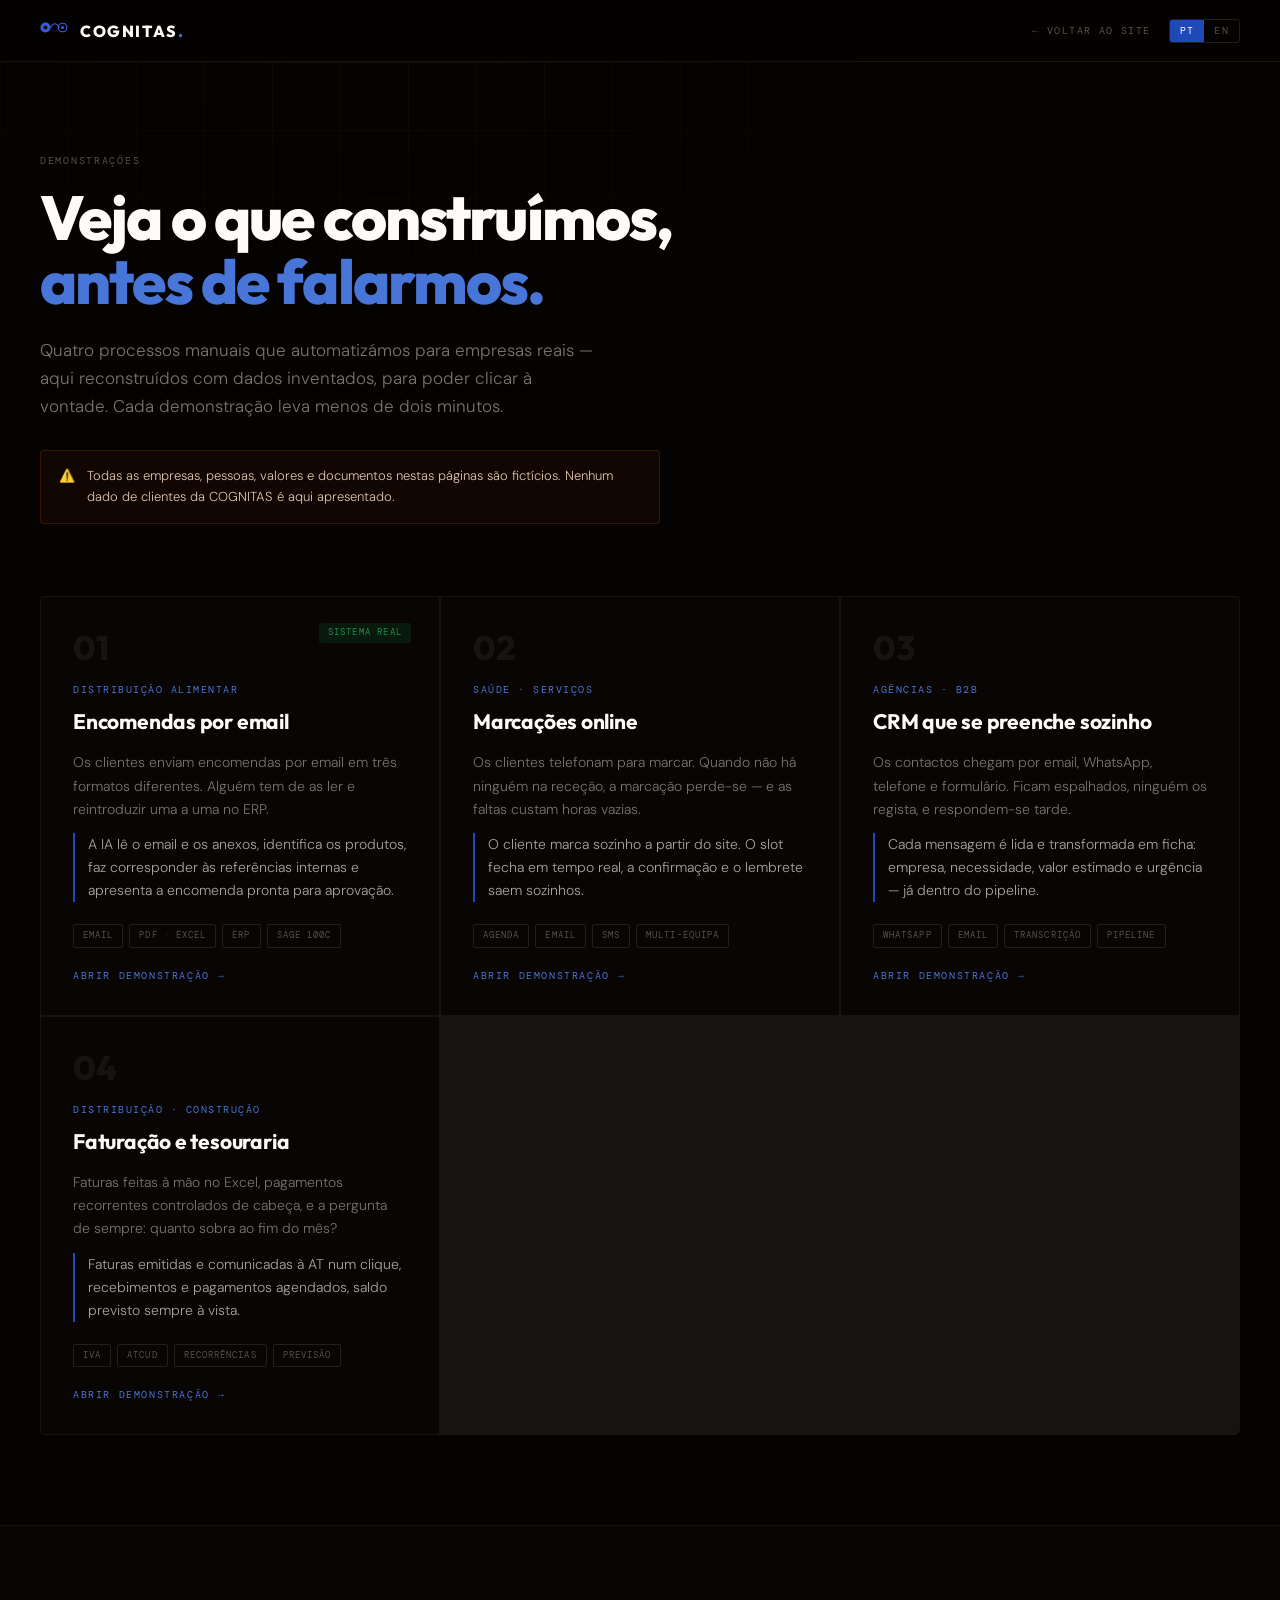
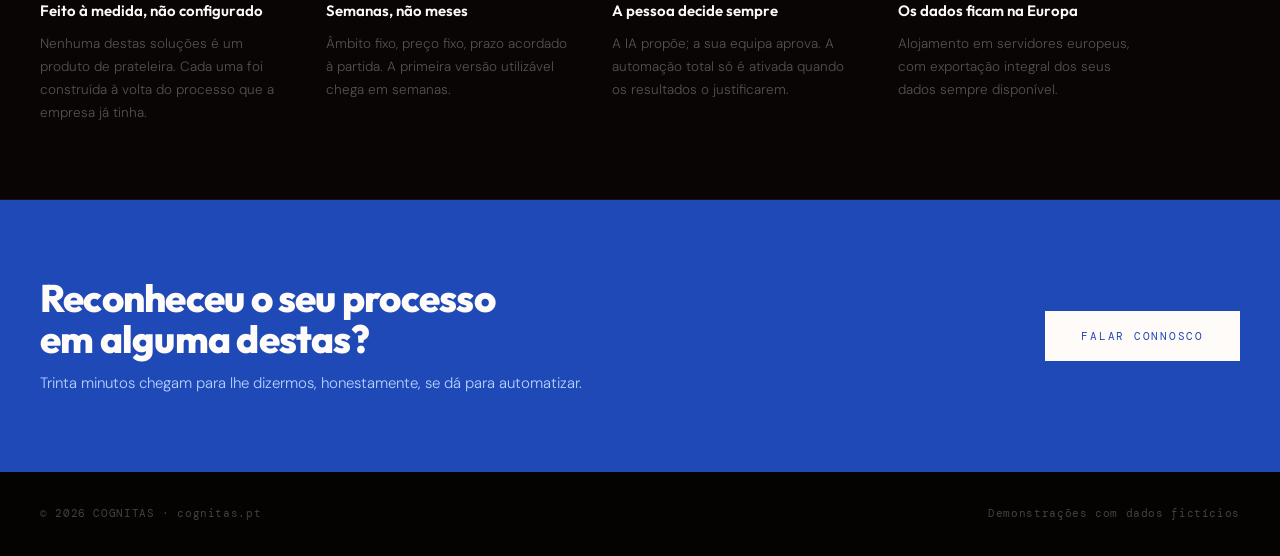
<file: index.html>
<!DOCTYPE html>
<html lang="pt">
<head>
<meta charset="UTF-8">
<meta name="viewport" content="width=device-width, initial-scale=1.0">
<title>Demonstrações — COGNITAS</title>
<meta name="description" content="Demonstrações interativas de automações COGNITAS: encomendas por email, marcações, CRM e faturação.">
<link rel="preconnect" href="https://fonts.googleapis.com">
<link rel="preconnect" href="https://fonts.gstatic.com" crossorigin>
<link href="https://fonts.googleapis.com/css2?family=Outfit:wght@400;500;600;700;800&family=DM+Sans:wght@300;400;500&family=DM+Mono:wght@300;400;500&display=swap" rel="stylesheet">
<style>
/* ── shared COGNITAS demo shell ──────────────────────────────
   Inlined on purpose: these pages are opened straight from disk
   as often as they are served, and Safari blocks file:// sub-
   resources that traverse up a directory. Self-contained pages
   work everywhere — served, double-clicked, or offline.
   ──────────────────────────────────────────────────────────── */
/* ══════════════════════════════════════════════════════════════
   COGNITAS — shared demo shell
   Design tokens lifted from cognitas.pt so the demos read as the
   same product family. Dark-only by design (matches the site).
   ══════════════════════════════════════════════════════════════ */

*, *::before, *::after { box-sizing: border-box; margin: 0; padding: 0; }

:root {
  --black:     oklch(10% 0.008 55);
  --dark:      oklch(12% 0.008 55);
  --dark2:     oklch(15% 0.008 55);
  --dark3:     oklch(18% 0.008 55);
  --border:    oklch(19% 0.008 55);
  --border-lt: oklch(24% 0.008 55);
  --mid:       oklch(44% 0.008 55);
  --mid-lt:    oklch(56% 0.008 55);
  --light:     oklch(72% 0.008 55);
  --white:     oklch(99% 0.004 55);

  --accent:    oklch(45% 0.18 264);
  --accent-br: oklch(58% 0.16 264);
  --accent-dim:oklch(45% 0.18 264 / 0.12);

  --ok:        oklch(58% 0.15 150);
  --warn:      oklch(65% 0.15 65);
  --bad:       oklch(58% 0.19 25);

  /* Fallbacks matter: these pages are often opened straight from disk,
     where the Google Fonts request may not resolve. */
  --f-display: 'Outfit', 'Avenir Next', 'Helvetica Neue', Arial, sans-serif;
  --f-body:    'DM Sans', -apple-system, BlinkMacSystemFont, 'Segoe UI', Roboto, sans-serif;
  --f-mono:    'DM Mono', ui-monospace, SFMono-Regular, Menlo, Consolas, monospace;
}

html { -webkit-font-smoothing: antialiased; }
body {
  font-family: var(--f-body);
  background: var(--black);
  color: var(--white);
  font-size: 14px;
  line-height: 1.5;
}

/* ── DEMO BANNER ────────────────────────────────────────────── */
.demo-banner {
  position: sticky; top: 0; z-index: 200;
  display: flex; align-items: center; justify-content: space-between;
  gap: 16px; padding: 9px 20px;
  background: oklch(30% 0.13 65); color: oklch(97% 0.02 65);
  font-family: var(--f-mono); font-size: 10px;
  letter-spacing: 0.16em; text-transform: uppercase;
}
.demo-banner a { color: inherit; text-decoration: underline; text-underline-offset: 3px; }
.demo-banner-note { opacity: 0.75; letter-spacing: 0.1em; text-transform: none; font-size: 11px; }

/* ── SHELL ──────────────────────────────────────────────────── */
.shell { display: flex; min-height: calc(100vh - 36px); }

.sidebar {
  width: 224px; flex-shrink: 0;
  background: var(--dark); border-right: 1px solid var(--border);
  display: flex; flex-direction: column;
}
.side-brand { padding: 20px; border-bottom: 1px solid var(--border); display: flex; align-items: center; gap: 12px; }
.side-brand-sup { font-family: var(--f-mono); font-size: 9px; letter-spacing: 0.18em; text-transform: uppercase; color: var(--mid); }
.side-brand-name { font-family: var(--f-display); font-size: 14px; font-weight: 600; color: var(--white); margin-top: 2px; }
.side-nav { flex: 1; padding: 14px 12px; display: flex; flex-direction: column; gap: 2px; }
.side-link {
  display: flex; align-items: center; gap: 10px;
  padding: 9px 12px; border-radius: 3px;
  font-size: 13.5px; color: var(--mid); text-decoration: none;
  cursor: pointer; transition: all 0.15s; border: none; background: none;
  font-family: var(--f-body); text-align: left; width: 100%;
}
.side-link:hover { color: var(--light); background: var(--dark2); }
.side-link.active { background: var(--accent-dim); color: var(--accent-br); }
.side-foot { padding: 16px 20px; border-top: 1px solid var(--border); font-family: var(--f-mono); font-size: 9.5px; letter-spacing: 0.14em; text-transform: uppercase; color: oklch(34% 0.008 55); }

.main { flex: 1; min-width: 0; display: flex; flex-direction: column; }
.topbar {
  height: 58px; flex-shrink: 0; padding: 0 28px;
  border-bottom: 1px solid var(--border);
  display: flex; align-items: center; justify-content: space-between; gap: 20px;
}
.topbar-title { font-family: var(--f-display); font-size: 16px; font-weight: 600; }
.topbar-actions { display: flex; align-items: center; gap: 10px; }
.content { padding: 28px; flex: 1; }

/* ── LANG TOGGLE ────────────────────────────────────────────── */
.lang-toggle { display: flex; border: 1px solid var(--border-lt); overflow: hidden; border-radius: 3px; }
.lang-btn {
  font-family: var(--f-mono); font-size: 9.5px; letter-spacing: 0.14em; text-transform: uppercase;
  padding: 5px 10px; cursor: pointer; border: none; background: none; color: var(--mid); transition: all 0.15s;
}
.lang-btn.active { background: var(--accent); color: var(--white); }

/* ── TYPO ───────────────────────────────────────────────────── */
.eyebrow { font-family: var(--f-mono); font-size: 9.5px; letter-spacing: 0.18em; text-transform: uppercase; color: var(--mid); }
.h-sec { font-family: var(--f-display); font-size: 15px; font-weight: 600; color: var(--white); }
.muted { color: var(--mid); }
.mono { font-family: var(--f-mono); }

/* ── CARD ───────────────────────────────────────────────────── */
.card { background: var(--dark); border: 1px solid var(--border); border-radius: 4px; }
.card-head {
  padding: 16px 20px; border-bottom: 1px solid var(--border);
  display: flex; align-items: center; justify-content: space-between; gap: 16px;
}
.card-body { padding: 20px; }
.card-body.flush { padding: 0; }

/* ── STATS ──────────────────────────────────────────────────── */
.stat-row { display: grid; grid-template-columns: repeat(auto-fit, minmax(180px, 1fr)); gap: 2px; background: var(--border); border: 1px solid var(--border); border-radius: 4px; overflow: hidden; margin-bottom: 24px; }
.stat { background: var(--dark); padding: 20px 22px; }
.stat-label { font-family: var(--f-mono); font-size: 9.5px; letter-spacing: 0.16em; text-transform: uppercase; color: var(--mid); }
.stat-num { font-family: var(--f-display); font-size: 30px; font-weight: 800; letter-spacing: -0.02em; margin-top: 8px; line-height: 1; }
.stat-num.accent { color: var(--accent-br); }
.stat-num.ok { color: var(--ok); }
.stat-num.bad { color: var(--bad); }
.stat-sub { font-size: 12px; color: var(--mid); margin-top: 6px; font-weight: 300; }

/* ── PILLS ──────────────────────────────────────────────────── */
.pill {
  display: inline-flex; align-items: center; gap: 5px;
  padding: 3px 9px; border-radius: 3px;
  font-family: var(--f-mono); font-size: 9.5px; letter-spacing: 0.12em; text-transform: uppercase;
  white-space: nowrap;
}
.pill::before { content: ''; width: 5px; height: 5px; border-radius: 50%; background: currentColor; flex-shrink: 0; }
.pill.mute { color: var(--mid-lt);   background: oklch(22% 0.008 55); }
.pill.info { color: var(--accent-br); background: oklch(45% 0.18 264 / 0.14); }
.pill.warn { color: var(--warn);      background: oklch(65% 0.15 65 / 0.13); }
.pill.ok   { color: var(--ok);        background: oklch(58% 0.15 150 / 0.13); }
.pill.bad  { color: var(--bad);       background: oklch(58% 0.19 25 / 0.13); }

/* ── BUTTONS ────────────────────────────────────────────────── */
.btn {
  font-family: var(--f-mono); font-size: 10px; letter-spacing: 0.14em; text-transform: uppercase;
  padding: 10px 18px; border: none; border-radius: 3px; cursor: pointer;
  transition: all 0.15s; display: inline-flex; align-items: center; justify-content: center; gap: 8px;
}
.btn:disabled { opacity: 0.45; cursor: not-allowed; }
.btn-primary { background: var(--accent); color: var(--white); }
.btn-primary:hover:not(:disabled) { background: var(--accent-br); }
.btn-ghost { background: none; color: var(--mid-lt); border: 1px solid var(--border-lt); }
.btn-ghost:hover:not(:disabled) { color: var(--white); border-color: var(--mid); }
.btn-sm { padding: 6px 12px; font-size: 9.5px; }

/* ── FORM ───────────────────────────────────────────────────── */
.field { margin-bottom: 16px; }
.field-label { font-family: var(--f-mono); font-size: 9.5px; letter-spacing: 0.14em; text-transform: uppercase; color: var(--mid); display: block; margin-bottom: 7px; }
.input, .select, .textarea {
  width: 100%; background: var(--black); border: 1px solid var(--border-lt); border-radius: 3px;
  color: var(--white); font-family: var(--f-body); font-size: 13.5px; font-weight: 300;
  padding: 10px 12px; outline: none; transition: border-color 0.15s;
}
.input:focus, .select:focus, .textarea:focus { border-color: var(--accent); }
.select { cursor: pointer; appearance: none; background-image: linear-gradient(45deg, transparent 50%, var(--mid) 50%), linear-gradient(135deg, var(--mid) 50%, transparent 50%); background-position: calc(100% - 16px) 50%, calc(100% - 11px) 50%; background-size: 5px 5px, 5px 5px; background-repeat: no-repeat; padding-right: 32px; }
.field-row { display: grid; grid-template-columns: 1fr 1fr; gap: 12px; }

/* ── TABLE ──────────────────────────────────────────────────── */
.tbl-wrap { overflow-x: auto; }
.tbl { width: 100%; border-collapse: collapse; font-size: 13.5px; }
.tbl th {
  text-align: left; padding: 11px 20px; border-bottom: 1px solid var(--border);
  font-family: var(--f-mono); font-size: 9.5px; letter-spacing: 0.14em; text-transform: uppercase;
  color: var(--mid); font-weight: 400; white-space: nowrap;
}
.tbl td { padding: 13px 20px; border-bottom: 1px solid oklch(15% 0.008 55); color: var(--light); font-weight: 300; }
.tbl tbody tr:last-child td { border-bottom: none; }
.tbl tbody tr.clickable { cursor: pointer; transition: background 0.12s; }
.tbl tbody tr.clickable:hover { background: var(--dark2); }
.tbl .num { text-align: right; font-family: var(--f-mono); font-weight: 400; color: var(--white); white-space: nowrap; }
.tbl .strong { color: var(--white); font-weight: 400; }

/* ── MODAL / DRAWER ─────────────────────────────────────────── */
.overlay {
  position: fixed; inset: 0; z-index: 300;
  background: oklch(5% 0 0 / 0.72); backdrop-filter: blur(3px);
  display: flex; align-items: center; justify-content: center; padding: 24px;
  opacity: 0; pointer-events: none; transition: opacity 0.18s;
}
.overlay.open { opacity: 1; pointer-events: auto; }
.modal {
  background: var(--dark); border: 1px solid var(--border-lt); border-radius: 5px;
  width: 100%; max-width: 620px; max-height: 88vh; overflow-y: auto;
  transform: translateY(8px) scale(0.99); transition: transform 0.18s;
}
.overlay.open .modal { transform: none; }
.modal-head { padding: 20px 24px; border-bottom: 1px solid var(--border); display: flex; align-items: center; justify-content: space-between; gap: 16px; }
.modal-title { font-family: var(--f-display); font-size: 17px; font-weight: 600; }
.modal-body { padding: 24px; }
.modal-foot { padding: 16px 24px; border-top: 1px solid var(--border); display: flex; justify-content: flex-end; gap: 10px; }
.x-btn { background: none; border: none; color: var(--mid); font-size: 20px; cursor: pointer; line-height: 1; padding: 0 4px; }
.x-btn:hover { color: var(--white); }

.drawer-wrap { position: fixed; inset: 0; z-index: 300; pointer-events: none; }
.drawer-wrap.open { pointer-events: auto; }
.drawer-scrim { position: absolute; inset: 0; background: oklch(5% 0 0 / 0.6); opacity: 0; transition: opacity 0.2s; }
.drawer-wrap.open .drawer-scrim { opacity: 1; }
.drawer {
  position: absolute; top: 0; right: 0; bottom: 0; width: 420px; max-width: 92vw;
  background: var(--dark); border-left: 1px solid var(--border-lt);
  transform: translateX(100%); transition: transform 0.24s cubic-bezier(0.4,0,0.2,1);
  display: flex; flex-direction: column;
}
.drawer-wrap.open .drawer { transform: none; }
.drawer-head { padding: 20px 24px; border-bottom: 1px solid var(--border); display: flex; align-items: flex-start; justify-content: space-between; gap: 12px; }
.drawer-body { padding: 24px; overflow-y: auto; flex: 1; }

/* ── TIMELINE ───────────────────────────────────────────────── */
.tl { position: relative; padding-left: 22px; }
.tl::before { content: ''; position: absolute; left: 4px; top: 6px; bottom: 6px; width: 1px; background: var(--border-lt); }
.tl-item { position: relative; padding-bottom: 20px; }
.tl-item:last-child { padding-bottom: 0; }
.tl-item::before { content: ''; position: absolute; left: -22px; top: 5px; width: 9px; height: 9px; border-radius: 50%; background: var(--dark); border: 1.5px solid var(--border-lt); }
.tl-item.accent::before { background: var(--accent); border-color: var(--accent); }
.tl-when { font-family: var(--f-mono); font-size: 9.5px; letter-spacing: 0.12em; text-transform: uppercase; color: var(--mid); }
.tl-what { font-size: 13.5px; color: var(--light); margin-top: 4px; font-weight: 300; }

/* ── SPINNER / TOAST ────────────────────────────────────────── */
.spinner {
  width: 13px; height: 13px; border: 1.5px solid oklch(100% 0 0 / 0.28);
  border-top-color: var(--white); border-radius: 50%; animation: spin 0.7s linear infinite;
}
@keyframes spin { to { transform: rotate(360deg); } }

.toast-stack { position: fixed; bottom: 24px; right: 24px; z-index: 400; display: flex; flex-direction: column; gap: 8px; align-items: flex-end; }
.toast {
  background: var(--dark2); border: 1px solid var(--border-lt); border-left: 2px solid var(--ok);
  border-radius: 3px; padding: 13px 18px; font-size: 13px; color: var(--light);
  box-shadow: 0 8px 28px oklch(0% 0 0 / 0.5);
  animation: toast-in 0.25s cubic-bezier(0.2,0,0.2,1);
  max-width: 340px;
}
.toast.info { border-left-color: var(--accent); }
@keyframes toast-in { from { opacity: 0; transform: translateX(16px); } }
.toast.out { opacity: 0; transform: translateX(16px); transition: all 0.25s; }

/* ── MISC ───────────────────────────────────────────────────── */
.flash { animation: flash 1.8s ease-out; }
@keyframes flash {
  0%, 30% { background: oklch(45% 0.18 264 / 0.3); box-shadow: 0 0 0 1px var(--accent); }
  100%    { background: transparent; box-shadow: none; }
}
.empty { padding: 48px 20px; text-align: center; color: var(--mid); font-size: 13px; font-weight: 300; }
.grid-2 { display: grid; grid-template-columns: 1fr 1fr; gap: 20px; align-items: start; }
/* Without this, a wide child (the calendar's 620px min-width) inflates the
   shared track instead of scrolling inside its own overflow container. */
.grid-2 > * { min-width: 0; }
.src-icon { width: 20px; height: 20px; border-radius: 3px; display: inline-flex; align-items: center; justify-content: center; font-size: 10px; flex-shrink: 0; }

@media (max-width: 1080px) {
  .grid-2 { grid-template-columns: 1fr; }
  .sidebar { display: none; }
}
</style>
<style>
  body { overflow-x: hidden; }
  nav {
    position: sticky; top: 0; z-index: 100; height: 62px;
    display: flex; align-items: center; justify-content: space-between; padding: 0 40px;
    background: oklch(10% 0.008 55 / 0.92); backdrop-filter: blur(16px);
    border-bottom: 1px solid var(--border);
  }
  .nav-logo { display: flex; align-items: center; gap: 12px; text-decoration: none; }
  .nav-word { font-family: var(--f-display); font-weight: 800; font-size: 16px; letter-spacing: 0.1em; color: var(--white); }
  .nav-word span { color: var(--accent-br); }

  .hero { padding: 92px 40px 72px; position: relative; overflow: hidden; }
  .hero-grid-bg {
    position: absolute; inset: 0;
    background-image: linear-gradient(var(--border) 1px, transparent 1px),
                      linear-gradient(90deg, var(--border) 1px, transparent 1px);
    background-size: 68px 68px; opacity: 0.5;
    mask-image: radial-gradient(ellipse 70% 80% at 30% 0%, #000 0%, transparent 70%);
  }
  .hero-inner { position: relative; max-width: 780px; }
  .hero-title {
    font-family: var(--f-display); font-size: clamp(29px, 5.4vw, 62px); font-weight: 800;
    letter-spacing: -0.03em; line-height: 1.03; margin: 18px 0 22px;
    overflow-wrap: break-word;
  }
  .hero-title em { font-style: normal; color: var(--accent-br); }
  .hero-sub { font-size: 17px; font-weight: 300; color: var(--mid-lt); line-height: 1.65; max-width: 560px; }

  .note {
    display: flex; gap: 12px; align-items: flex-start; max-width: 620px;
    margin-top: 30px; padding: 15px 18px;
    background: oklch(20% 0.06 65 / 0.35); border: 1px solid oklch(34% 0.09 65 / 0.5);
    border-radius: 4px; font-size: 13px; font-weight: 300; color: oklch(84% 0.04 65); line-height: 1.6;
  }

  .demos { padding: 0 40px 90px; }
  /* min() keeps the track from forcing the page wider than the
     viewport on phones narrower than the 330px floor + padding */
  .demo-grid { display: grid; grid-template-columns: repeat(auto-fit, minmax(min(330px, 100%), 1fr)); gap: 2px; background: var(--border); border: 1px solid var(--border); border-radius: 5px; overflow: hidden; }
  .demo {
    background: var(--dark); padding: 34px 32px 30px; text-decoration: none; color: inherit;
    display: flex; flex-direction: column; position: relative;
    border-bottom: 2px solid transparent; transition: all 0.22s;
  }
  .demo:hover { background: oklch(14% 0.008 55); border-bottom-color: var(--accent); }
  .demo-n { font-family: var(--f-display); font-size: 34px; font-weight: 800; color: oklch(19% 0.008 55); line-height: 1; }
  .demo-sector { font-family: var(--f-mono); font-size: 9.5px; letter-spacing: 0.16em; text-transform: uppercase; color: var(--accent-br); margin: 18px 0 9px; }
  .demo-title { font-family: var(--f-display); font-size: 21px; font-weight: 700; letter-spacing: -0.01em; margin-bottom: 14px; }
  .demo-q { font-size: 14px; font-weight: 300; color: var(--mid-lt); line-height: 1.65; margin-bottom: 12px; }
  .demo-a { font-size: 14px; font-weight: 300; color: var(--light); line-height: 1.65; padding-left: 13px; border-left: 2px solid var(--accent); margin-bottom: 22px; }
  .demo-tags { display: flex; flex-wrap: wrap; gap: 6px; margin-top: auto; margin-bottom: 20px; }
  .tag { font-family: var(--f-mono); font-size: 9px; letter-spacing: 0.12em; text-transform: uppercase; padding: 4px 9px; border: 1px solid var(--border-lt); color: var(--mid); border-radius: 2px; }
  .demo-go { font-family: var(--f-mono); font-size: 10px; letter-spacing: 0.16em; text-transform: uppercase; color: var(--accent-br); display: flex; align-items: center; gap: 8px; }
  .demo:hover .demo-go { gap: 13px; }
  .demo-go span { transition: all 0.22s; }
  .ribbon {
    position: absolute; top: 26px; right: 28px;
    font-family: var(--f-mono); font-size: 8.5px; letter-spacing: 0.14em; text-transform: uppercase;
    padding: 4px 9px; border-radius: 2px; background: oklch(58% 0.15 150 / 0.14); color: var(--ok);
  }

  .strip { padding: 74px 40px; background: var(--dark); border-top: 1px solid var(--border); border-bottom: 1px solid var(--border); }
  .strip-grid { display: grid; grid-template-columns: repeat(auto-fit, minmax(230px, 1fr)); gap: 44px; max-width: 1100px; }
  .strip-t { font-family: var(--f-display); font-size: 15px; font-weight: 600; margin-bottom: 10px; }
  .strip-b { font-size: 13.5px; font-weight: 300; color: var(--mid); line-height: 1.7; }

  .cta { padding: 78px 40px; background: var(--accent); display: flex; align-items: center; justify-content: space-between; gap: 36px; flex-wrap: wrap; }
  .cta-t { font-family: var(--f-display); font-size: clamp(26px, 3vw, 40px); font-weight: 800; letter-spacing: -0.02em; line-height: 1.08; }
  .cta-s { font-size: 15px; font-weight: 300; color: oklch(86% 0.08 264); margin-top: 11px; }
  .btn-white { font-family: var(--f-mono); font-size: 11px; letter-spacing: 0.16em; text-transform: uppercase; background: var(--white); color: var(--accent); border: none; padding: 17px 36px; cursor: pointer; text-decoration: none; display: inline-block; }
  .btn-white:hover { opacity: 0.9; }

  footer { padding: 34px 40px; display: flex; justify-content: space-between; gap: 20px; flex-wrap: wrap; font-family: var(--f-mono); font-size: 10.5px; letter-spacing: 0.06em; color: oklch(38% 0.008 55); }
  footer a { color: inherit; }
  @media (max-width: 640px) {
    nav, .hero, .demos, .strip, .cta, footer { padding-left: 22px; padding-right: 22px; }
    .hero { padding-top: 56px; padding-bottom: 48px; }
    .demo { padding: 28px 22px 26px; }
    .cta { flex-direction: column; align-items: flex-start; }
  }
</style>
</head>
<body>

<nav>
  <a class="nav-logo" href="https://cognitas.pt">
    <span id="logo"></span>
    <span class="nav-word">COGNITAS<span>.</span></span>
  </a>
  <div style="display:flex; align-items:center; gap:18px;">
    <a href="https://cognitas.pt" style="font-family:var(--f-mono); font-size:10px; letter-spacing:0.14em; text-transform:uppercase; color:var(--mid); text-decoration:none;"
       data-pt="← Voltar ao site" data-en="← Back to site">← Voltar ao site</a>
    <div class="lang-toggle" id="lang"></div>
  </div>
</nav>

<section class="hero">
  <div class="hero-grid-bg"></div>
  <div class="hero-inner">
    <div class="eyebrow" data-pt="Demonstrações" data-en="Demos">Demonstrações</div>
    <h1 class="hero-title" data-pt="Veja o que construímos,<br><em>antes de falarmos.</em>"
        data-en="See what we build,<br><em>before we talk.</em>">Veja o que construímos,<br><em>antes de falarmos.</em></h1>
    <p class="hero-sub"
       data-pt="Quatro processos manuais que automatizámos para empresas reais — aqui reconstruídos com dados inventados, para poder clicar à vontade. Cada demonstração leva menos de dois minutos."
       data-en="Four manual processes we've automated for real companies — rebuilt here with invented data so you can click freely. Each demo takes under two minutes.">
    </p>
    <div class="note">
      <span style="flex-shrink:0;">⚠️</span>
      <span data-pt="Todas as empresas, pessoas, valores e documentos nestas páginas são fictícios. Nenhum dado de clientes da COGNITAS é aqui apresentado."
            data-en="Every company, person, figure and document on these pages is fictional. No COGNITAS client data is shown anywhere here."></span>
    </div>
  </div>
</section>

<section class="demos">
  <div class="demo-grid">

    <a class="demo" href="https://orders.cognitas.pt">
      <span class="ribbon" data-pt="Sistema real" data-en="Real system">Sistema real</span>
      <div class="demo-n">01</div>
      <div class="demo-sector" data-pt="Distribuição alimentar" data-en="Food distribution">Distribuição alimentar</div>
      <div class="demo-title" data-pt="Encomendas por email" data-en="Orders by email">Encomendas por email</div>
      <div class="demo-q"
           data-pt="Os clientes enviam encomendas por email em três formatos diferentes. Alguém tem de as ler e reintroduzir uma a uma no ERP."
           data-en="Clients email orders in three different formats. Someone has to read each one and retype it into the ERP."></div>
      <div class="demo-a"
           data-pt="A IA lê o email e os anexos, identifica os produtos, faz corresponder às referências internas e apresenta a encomenda pronta para aprovação."
           data-en="AI reads the email and its attachments, identifies the products, matches them to internal references and presents the order ready for approval."></div>
      <div class="demo-tags">
        <span class="tag">Email</span><span class="tag">PDF · Excel</span><span class="tag">ERP</span><span class="tag">SAGE 100c</span>
      </div>
      <div class="demo-go"><span data-pt="Abrir demonstração" data-en="Open demo">Abrir demonstração</span><span>→</span></div>
    </a>

    <a class="demo" href="https://agenda.cognitas.pt">
      <div class="demo-n">02</div>
      <div class="demo-sector" data-pt="Saúde · Serviços" data-en="Healthcare · Services">Saúde · Serviços</div>
      <div class="demo-title" data-pt="Marcações online" data-en="Online booking">Marcações online</div>
      <div class="demo-q"
           data-pt="Os clientes telefonam para marcar. Quando não há ninguém na receção, a marcação perde-se — e as faltas custam horas vazias."
           data-en="Clients phone to book. When nobody's at the desk the booking is lost — and no-shows cost empty hours."></div>
      <div class="demo-a"
           data-pt="O cliente marca sozinho a partir do site. O slot fecha em tempo real, a confirmação e o lembrete saem sozinhos."
           data-en="The client books from the website. The slot closes in real time; confirmation and reminder go out on their own."></div>
      <div class="demo-tags">
        <span class="tag">Agenda</span><span class="tag">Email</span><span class="tag">SMS</span><span class="tag" data-pt="Multi-equipa" data-en="Multi-staff">Multi-equipa</span>
      </div>
      <div class="demo-go"><span data-pt="Abrir demonstração" data-en="Open demo">Abrir demonstração</span><span>→</span></div>
    </a>

    <a class="demo" href="https://crm.cognitas.pt">
      <div class="demo-n">03</div>
      <div class="demo-sector" data-pt="Agências · B2B" data-en="Agencies · B2B">Agências · B2B</div>
      <div class="demo-title" data-pt="CRM que se preenche sozinho" data-en="A CRM that fills itself">CRM que se preenche sozinho</div>
      <div class="demo-q"
           data-pt="Os contactos chegam por email, WhatsApp, telefone e formulário. Ficam espalhados, ninguém os regista, e respondem-se tarde."
           data-en="Enquiries arrive by email, WhatsApp, phone and web form. They scatter, nobody logs them, and replies come late."></div>
      <div class="demo-a"
           data-pt="Cada mensagem é lida e transformada em ficha: empresa, necessidade, valor estimado e urgência — já dentro do pipeline."
           data-en="Every message is read and turned into a record: company, need, estimated value and urgency — already in the pipeline."></div>
      <div class="demo-tags">
        <span class="tag">WhatsApp</span><span class="tag">Email</span><span class="tag" data-pt="Transcrição" data-en="Transcription">Transcrição</span><span class="tag">Pipeline</span>
      </div>
      <div class="demo-go"><span data-pt="Abrir demonstração" data-en="Open demo">Abrir demonstração</span><span>→</span></div>
    </a>

    <a class="demo" href="https://faturacao.cognitas.pt">
      <div class="demo-n">04</div>
      <div class="demo-sector" data-pt="Distribuição · Construção" data-en="Distribution · Construction">Distribuição · Construção</div>
      <div class="demo-title" data-pt="Faturação e tesouraria" data-en="Invoicing and cash flow">Faturação e tesouraria</div>
      <div class="demo-q"
           data-pt="Faturas feitas à mão no Excel, pagamentos recorrentes controlados de cabeça, e a pergunta de sempre: quanto sobra ao fim do mês?"
           data-en="Invoices typed by hand in Excel, recurring payments tracked from memory, and the same question every month: what's actually left?"></div>
      <div class="demo-a"
           data-pt="Faturas emitidas e comunicadas à AT num clique, recebimentos e pagamentos agendados, saldo previsto sempre à vista."
           data-en="Invoices issued and filed with the tax authority in one click, payments scheduled, projected balance always visible."></div>
      <div class="demo-tags">
        <span class="tag">IVA</span><span class="tag">ATCUD</span><span class="tag" data-pt="Recorrências" data-en="Recurring">Recorrências</span><span class="tag" data-pt="Previsão" data-en="Forecast">Previsão</span>
      </div>
      <div class="demo-go"><span data-pt="Abrir demonstração" data-en="Open demo">Abrir demonstração</span><span>→</span></div>
    </a>

  </div>
</section>

<section class="strip">
  <div class="strip-grid">
    <div>
      <div class="strip-t" data-pt="Feito à medida, não configurado" data-en="Built to fit, not configured">Feito à medida, não configurado</div>
      <div class="strip-b" data-pt="Nenhuma destas soluções é um produto de prateleira. Cada uma foi construída à volta do processo que a empresa já tinha."
           data-en="None of these are off-the-shelf products. Each was built around the process the company already had."></div>
    </div>
    <div>
      <div class="strip-t" data-pt="Semanas, não meses" data-en="Weeks, not months">Semanas, não meses</div>
      <div class="strip-b" data-pt="Âmbito fixo, preço fixo, prazo acordado à partida. A primeira versão utilizável chega em semanas."
           data-en="Fixed scope, fixed price, timeline agreed upfront. The first usable version lands in weeks."></div>
    </div>
    <div>
      <div class="strip-t" data-pt="A pessoa decide sempre" data-en="A person always decides">A pessoa decide sempre</div>
      <div class="strip-b" data-pt="A IA propõe; a sua equipa aprova. A automação total só é ativada quando os resultados o justificarem."
           data-en="The AI proposes; your team approves. Full automation is only switched on when the results justify it."></div>
    </div>
    <div>
      <div class="strip-t" data-pt="Os dados ficam na Europa" data-en="Your data stays in Europe">Os dados ficam na Europa</div>
      <div class="strip-b" data-pt="Alojamento em servidores europeus, com exportação integral dos seus dados sempre disponível."
           data-en="Hosted on European servers, with a full export of your data available at any time."></div>
    </div>
  </div>
</section>

<section class="cta">
  <div>
    <div class="cta-t" data-pt="Reconheceu o seu processo<br>em alguma destas?"
         data-en="Recognised your process<br>in any of these?">Reconheceu o seu processo<br>em alguma destas?</div>
    <div class="cta-s" data-pt="Trinta minutos chegam para lhe dizermos, honestamente, se dá para automatizar."
         data-en="Thirty minutes is enough for us to tell you honestly whether it can be automated."></div>
  </div>
  <a class="btn-white" href="https://cognitas.pt" data-pt="Falar connosco" data-en="Get in touch">Falar connosco</a>
</section>

<footer>
  <span>© 2026 COGNITAS · cognitas.pt</span>
  <span data-pt="Demonstrações com dados fictícios" data-en="Demos use fictional data">Demonstrações com dados fictícios</span>
</footer>

<script>
/* ══════════════════════════════════════════════════════════════
   COGNITAS — shared demo helpers
   Bilingual toggle, toasts, modals, formatting. No backend:
   every demo is deterministic and runs entirely in the browser.
   ══════════════════════════════════════════════════════════════ */

let LANG = 'pt';

/* ── i18n ───────────────────────────────────────────────────── */
function applyLang(lang) {
  LANG = lang;
  document.documentElement.lang = lang;
  document.querySelectorAll('[data-pt]').forEach(el => {
    const txt = el.getAttribute('data-' + lang);
    if (txt == null) return;
    if (el.tagName === 'INPUT' || el.tagName === 'TEXTAREA') el.placeholder = txt;
    else el.innerHTML = txt;
  });
  document.querySelectorAll('.lang-btn').forEach(b => {
    b.classList.toggle('active', b.dataset.lang === lang);
  });
  document.dispatchEvent(new CustomEvent('langchange', { detail: lang }));
}
function t(pt, en) { return LANG === 'pt' ? pt : en; }

function mountLangToggle(host) {
  const el = typeof host === 'string' ? document.querySelector(host) : host;
  if (!el) return;
  el.innerHTML =
    '<button class="lang-btn active" data-lang="pt">PT</button>' +
    '<button class="lang-btn" data-lang="en">EN</button>';
  el.querySelectorAll('.lang-btn').forEach(b =>
    b.addEventListener('click', () => applyLang(b.dataset.lang))
  );
}

/* ── formatting ─────────────────────────────────────────────── */
const EUR = n => new Intl.NumberFormat('pt-PT', {
  style: 'currency', currency: 'EUR', minimumFractionDigits: 2
}).format(n);

const EUR0 = n => new Intl.NumberFormat('pt-PT', {
  style: 'currency', currency: 'EUR', maximumFractionDigits: 0
}).format(n);

const MONTHS_PT = ['jan','fev','mar','abr','mai','jun','jul','ago','set','out','nov','dez'];
const MONTHS_EN = ['jan','feb','mar','apr','may','jun','jul','aug','sep','oct','nov','dec'];
const DOW_PT = ['dom','seg','ter','qua','qui','sex','sáb'];
const DOW_EN = ['sun','mon','tue','wed','thu','fri','sat'];

function fmtDate(d) {
  const M = LANG === 'pt' ? MONTHS_PT : MONTHS_EN;
  return `${d.getDate()} ${M[d.getMonth()]} ${d.getFullYear()}`;
}
function fmtDateShort(d) {
  const M = LANG === 'pt' ? MONTHS_PT : MONTHS_EN;
  return `${String(d.getDate()).padStart(2, '0')} ${M[d.getMonth()]}`;
}

/* ── toasts ─────────────────────────────────────────────────── */
function toast(msg, kind = 'ok', ms = 4200) {
  let stack = document.querySelector('.toast-stack');
  if (!stack) {
    stack = document.createElement('div');
    stack.className = 'toast-stack';
    document.body.appendChild(stack);
  }
  const el = document.createElement('div');
  el.className = 'toast' + (kind === 'info' ? ' info' : '');
  el.innerHTML = msg;
  stack.appendChild(el);
  setTimeout(() => {
    el.classList.add('out');
    setTimeout(() => el.remove(), 260);
  }, ms);
}

/* ── overlays ───────────────────────────────────────────────── */
function openEl(sel)  { document.querySelector(sel)?.classList.add('open'); }
function closeEl(sel) { document.querySelector(sel)?.classList.remove('open'); }

document.addEventListener('keydown', e => {
  if (e.key === 'Escape') {
    document.querySelectorAll('.overlay.open, .drawer-wrap.open')
      .forEach(el => el.classList.remove('open'));
  }
});

/* Click the scrim (but not the panel) to dismiss. */
document.addEventListener('click', e => {
  if (e.target.classList.contains('overlay') || e.target.classList.contains('drawer-scrim')) {
    e.target.closest('.overlay, .drawer-wrap').classList.remove('open');
  }
});

/* ── fake async ─────────────────────────────────────────────── */
/* Demos are deterministic; the delay exists so the UI reads as
   real work happening rather than an instant state swap. */
function pretendWork(btn, labelHTML, ms, done) {
  const original = btn.innerHTML;
  btn.disabled = true;
  btn.innerHTML = `<span class="spinner"></span><span>${labelHTML}</span>`;
  setTimeout(() => {
    btn.disabled = false;
    btn.innerHTML = original;
    done();
  }, ms);
}

/* ── shared brand mark ──────────────────────────────────────── */
function cognitasLogo(size = 26) {
  const h = Math.round(size * 0.667);
  return `<svg width="${size}" height="${h}" viewBox="0 0 36 24" fill="none" aria-label="Cognitas">
    <circle cx="7" cy="12" r="6.5" fill="#3B5BDB"/>
    <circle cx="7" cy="12" r="2.5" fill="#0D0D0D"/>
    <path d="M13.5 12 C17 5.5 21 5.5 24.5 12" stroke="#3B5BDB" stroke-width="1.5" stroke-linecap="round" fill="none"/>
    <path d="M13.5 12 C17 18.5 21 18.5 24.5 12" stroke="#3B5BDB" stroke-width="0.8" stroke-linecap="round" fill="none" opacity="0.45"/>
    <circle cx="29" cy="12" r="5.5" stroke="#3B5BDB" stroke-width="1.5" fill="none"/>
    <circle cx="29" cy="12" r="2" fill="#3B5BDB"/>
  </svg>`;
}

/* ── demo banner ────────────────────────────────────────────── */
function mountBanner() {
  const b = document.createElement('div');
  b.className = 'demo-banner';
  b.innerHTML =
    `<span data-pt="Demonstração interativa · Dados fictícios"
           data-en="Interactive demo · Fictional data">Demonstração interativa · Dados fictícios</span>
     <a href="https://demos.cognitas.pt" data-pt="← Todas as demonstrações" data-en="← All demos">← Todas as demonstrações</a>`;
  document.body.prepend(b);
}
</script>
<script>
  document.getElementById('logo').innerHTML = cognitasLogo(28);
  mountLangToggle('#lang');
  applyLang('pt');
</script>
</body>
</html>
</file>
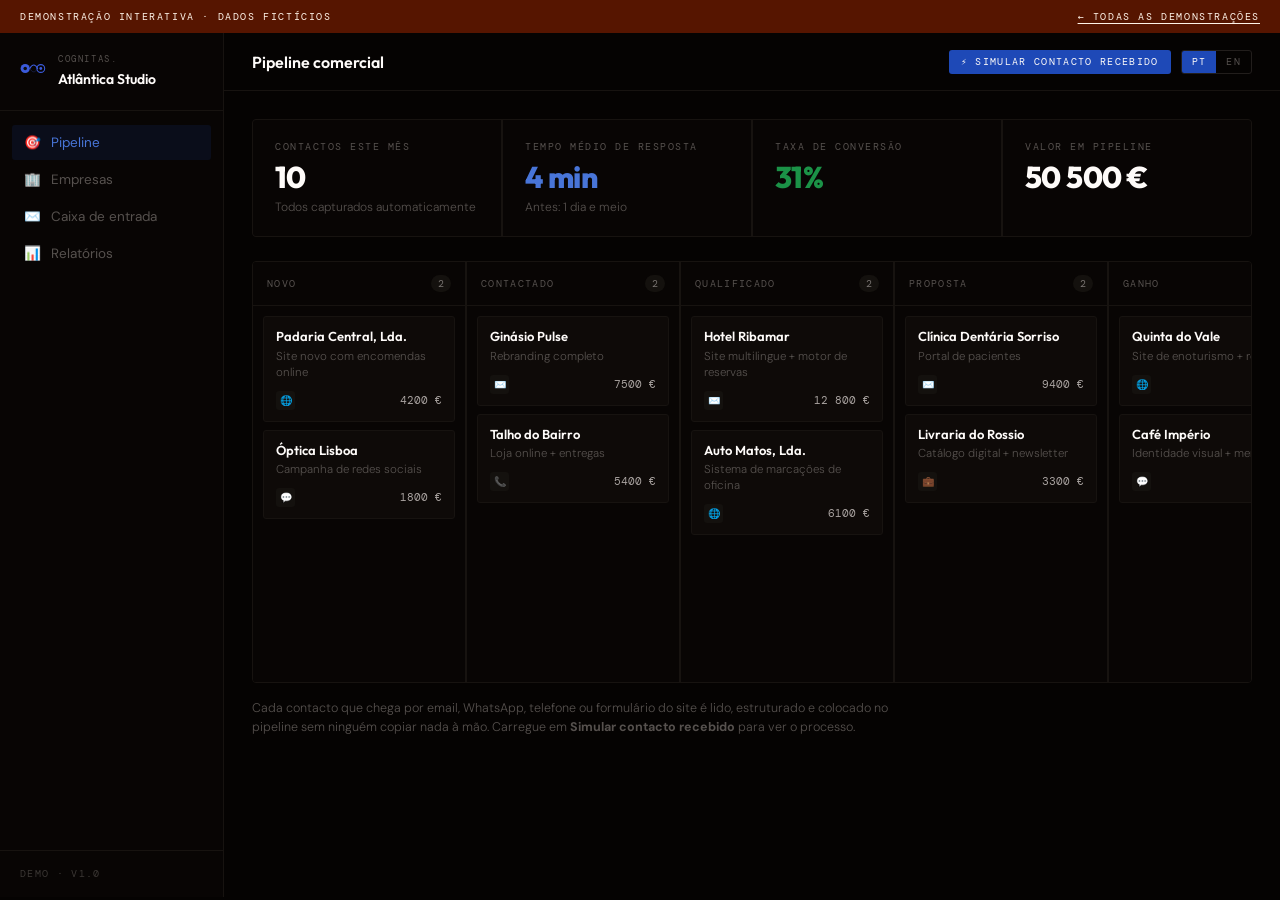
<file: crm/index.html>
<!DOCTYPE html>
<html lang="pt">
<head>
<meta charset="UTF-8">
<meta name="viewport" content="width=device-width, initial-scale=1.0">
<title>CRM — Demonstração COGNITAS</title>
<meta name="description" content="Demonstração interativa: contactos recebidos são lidos, estruturados e seguidos automaticamente.">
<link rel="preconnect" href="https://fonts.googleapis.com">
<link rel="preconnect" href="https://fonts.gstatic.com" crossorigin>
<link href="https://fonts.googleapis.com/css2?family=Outfit:wght@400;500;600;700;800&family=DM+Sans:wght@300;400;500&family=DM+Mono:wght@300;400;500&display=swap" rel="stylesheet">
<style>
/* ── shared COGNITAS demo shell ──────────────────────────────
   Inlined on purpose: these pages are opened straight from disk
   as often as they are served, and Safari blocks file:// sub-
   resources that traverse up a directory. Self-contained pages
   work everywhere — served, double-clicked, or offline.
   ──────────────────────────────────────────────────────────── */
/* ══════════════════════════════════════════════════════════════
   COGNITAS — shared demo shell
   Design tokens lifted from cognitas.pt so the demos read as the
   same product family. Dark-only by design (matches the site).
   ══════════════════════════════════════════════════════════════ */

*, *::before, *::after { box-sizing: border-box; margin: 0; padding: 0; }

:root {
  --black:     oklch(10% 0.008 55);
  --dark:      oklch(12% 0.008 55);
  --dark2:     oklch(15% 0.008 55);
  --dark3:     oklch(18% 0.008 55);
  --border:    oklch(19% 0.008 55);
  --border-lt: oklch(24% 0.008 55);
  --mid:       oklch(44% 0.008 55);
  --mid-lt:    oklch(56% 0.008 55);
  --light:     oklch(72% 0.008 55);
  --white:     oklch(99% 0.004 55);

  --accent:    oklch(45% 0.18 264);
  --accent-br: oklch(58% 0.16 264);
  --accent-dim:oklch(45% 0.18 264 / 0.12);

  --ok:        oklch(58% 0.15 150);
  --warn:      oklch(65% 0.15 65);
  --bad:       oklch(58% 0.19 25);

  /* Fallbacks matter: these pages are often opened straight from disk,
     where the Google Fonts request may not resolve. */
  --f-display: 'Outfit', 'Avenir Next', 'Helvetica Neue', Arial, sans-serif;
  --f-body:    'DM Sans', -apple-system, BlinkMacSystemFont, 'Segoe UI', Roboto, sans-serif;
  --f-mono:    'DM Mono', ui-monospace, SFMono-Regular, Menlo, Consolas, monospace;
}

html { -webkit-font-smoothing: antialiased; }
body {
  font-family: var(--f-body);
  background: var(--black);
  color: var(--white);
  font-size: 14px;
  line-height: 1.5;
}

/* ── DEMO BANNER ────────────────────────────────────────────── */
.demo-banner {
  position: sticky; top: 0; z-index: 200;
  display: flex; align-items: center; justify-content: space-between;
  gap: 16px; padding: 9px 20px;
  background: oklch(30% 0.13 65); color: oklch(97% 0.02 65);
  font-family: var(--f-mono); font-size: 10px;
  letter-spacing: 0.16em; text-transform: uppercase;
}
.demo-banner a { color: inherit; text-decoration: underline; text-underline-offset: 3px; }
.demo-banner-note { opacity: 0.75; letter-spacing: 0.1em; text-transform: none; font-size: 11px; }

/* ── SHELL ──────────────────────────────────────────────────── */
.shell { display: flex; min-height: calc(100vh - 36px); }

.sidebar {
  width: 224px; flex-shrink: 0;
  background: var(--dark); border-right: 1px solid var(--border);
  display: flex; flex-direction: column;
}
.side-brand { padding: 20px; border-bottom: 1px solid var(--border); display: flex; align-items: center; gap: 12px; }
.side-brand-sup { font-family: var(--f-mono); font-size: 9px; letter-spacing: 0.18em; text-transform: uppercase; color: var(--mid); }
.side-brand-name { font-family: var(--f-display); font-size: 14px; font-weight: 600; color: var(--white); margin-top: 2px; }
.side-nav { flex: 1; padding: 14px 12px; display: flex; flex-direction: column; gap: 2px; }
.side-link {
  display: flex; align-items: center; gap: 10px;
  padding: 9px 12px; border-radius: 3px;
  font-size: 13.5px; color: var(--mid); text-decoration: none;
  cursor: pointer; transition: all 0.15s; border: none; background: none;
  font-family: var(--f-body); text-align: left; width: 100%;
}
.side-link:hover { color: var(--light); background: var(--dark2); }
.side-link.active { background: var(--accent-dim); color: var(--accent-br); }
.side-foot { padding: 16px 20px; border-top: 1px solid var(--border); font-family: var(--f-mono); font-size: 9.5px; letter-spacing: 0.14em; text-transform: uppercase; color: oklch(34% 0.008 55); }

.main { flex: 1; min-width: 0; display: flex; flex-direction: column; }
.topbar {
  height: 58px; flex-shrink: 0; padding: 0 28px;
  border-bottom: 1px solid var(--border);
  display: flex; align-items: center; justify-content: space-between; gap: 20px;
}
.topbar-title { font-family: var(--f-display); font-size: 16px; font-weight: 600; }
.topbar-actions { display: flex; align-items: center; gap: 10px; }
.content { padding: 28px; flex: 1; }

/* ── LANG TOGGLE ────────────────────────────────────────────── */
.lang-toggle { display: flex; border: 1px solid var(--border-lt); overflow: hidden; border-radius: 3px; }
.lang-btn {
  font-family: var(--f-mono); font-size: 9.5px; letter-spacing: 0.14em; text-transform: uppercase;
  padding: 5px 10px; cursor: pointer; border: none; background: none; color: var(--mid); transition: all 0.15s;
}
.lang-btn.active { background: var(--accent); color: var(--white); }

/* ── TYPO ───────────────────────────────────────────────────── */
.eyebrow { font-family: var(--f-mono); font-size: 9.5px; letter-spacing: 0.18em; text-transform: uppercase; color: var(--mid); }
.h-sec { font-family: var(--f-display); font-size: 15px; font-weight: 600; color: var(--white); }
.muted { color: var(--mid); }
.mono { font-family: var(--f-mono); }

/* ── CARD ───────────────────────────────────────────────────── */
.card { background: var(--dark); border: 1px solid var(--border); border-radius: 4px; }
.card-head {
  padding: 16px 20px; border-bottom: 1px solid var(--border);
  display: flex; align-items: center; justify-content: space-between; gap: 16px;
}
.card-body { padding: 20px; }
.card-body.flush { padding: 0; }

/* ── STATS ──────────────────────────────────────────────────── */
.stat-row { display: grid; grid-template-columns: repeat(auto-fit, minmax(180px, 1fr)); gap: 2px; background: var(--border); border: 1px solid var(--border); border-radius: 4px; overflow: hidden; margin-bottom: 24px; }
.stat { background: var(--dark); padding: 20px 22px; }
.stat-label { font-family: var(--f-mono); font-size: 9.5px; letter-spacing: 0.16em; text-transform: uppercase; color: var(--mid); }
.stat-num { font-family: var(--f-display); font-size: 30px; font-weight: 800; letter-spacing: -0.02em; margin-top: 8px; line-height: 1; }
.stat-num.accent { color: var(--accent-br); }
.stat-num.ok { color: var(--ok); }
.stat-num.bad { color: var(--bad); }
.stat-sub { font-size: 12px; color: var(--mid); margin-top: 6px; font-weight: 300; }

/* ── PILLS ──────────────────────────────────────────────────── */
.pill {
  display: inline-flex; align-items: center; gap: 5px;
  padding: 3px 9px; border-radius: 3px;
  font-family: var(--f-mono); font-size: 9.5px; letter-spacing: 0.12em; text-transform: uppercase;
  white-space: nowrap;
}
.pill::before { content: ''; width: 5px; height: 5px; border-radius: 50%; background: currentColor; flex-shrink: 0; }
.pill.mute { color: var(--mid-lt);   background: oklch(22% 0.008 55); }
.pill.info { color: var(--accent-br); background: oklch(45% 0.18 264 / 0.14); }
.pill.warn { color: var(--warn);      background: oklch(65% 0.15 65 / 0.13); }
.pill.ok   { color: var(--ok);        background: oklch(58% 0.15 150 / 0.13); }
.pill.bad  { color: var(--bad);       background: oklch(58% 0.19 25 / 0.13); }

/* ── BUTTONS ────────────────────────────────────────────────── */
.btn {
  font-family: var(--f-mono); font-size: 10px; letter-spacing: 0.14em; text-transform: uppercase;
  padding: 10px 18px; border: none; border-radius: 3px; cursor: pointer;
  transition: all 0.15s; display: inline-flex; align-items: center; justify-content: center; gap: 8px;
}
.btn:disabled { opacity: 0.45; cursor: not-allowed; }
.btn-primary { background: var(--accent); color: var(--white); }
.btn-primary:hover:not(:disabled) { background: var(--accent-br); }
.btn-ghost { background: none; color: var(--mid-lt); border: 1px solid var(--border-lt); }
.btn-ghost:hover:not(:disabled) { color: var(--white); border-color: var(--mid); }
.btn-sm { padding: 6px 12px; font-size: 9.5px; }

/* ── FORM ───────────────────────────────────────────────────── */
.field { margin-bottom: 16px; }
.field-label { font-family: var(--f-mono); font-size: 9.5px; letter-spacing: 0.14em; text-transform: uppercase; color: var(--mid); display: block; margin-bottom: 7px; }
.input, .select, .textarea {
  width: 100%; background: var(--black); border: 1px solid var(--border-lt); border-radius: 3px;
  color: var(--white); font-family: var(--f-body); font-size: 13.5px; font-weight: 300;
  padding: 10px 12px; outline: none; transition: border-color 0.15s;
}
.input:focus, .select:focus, .textarea:focus { border-color: var(--accent); }
.select { cursor: pointer; appearance: none; background-image: linear-gradient(45deg, transparent 50%, var(--mid) 50%), linear-gradient(135deg, var(--mid) 50%, transparent 50%); background-position: calc(100% - 16px) 50%, calc(100% - 11px) 50%; background-size: 5px 5px, 5px 5px; background-repeat: no-repeat; padding-right: 32px; }
.field-row { display: grid; grid-template-columns: 1fr 1fr; gap: 12px; }

/* ── TABLE ──────────────────────────────────────────────────── */
.tbl-wrap { overflow-x: auto; }
.tbl { width: 100%; border-collapse: collapse; font-size: 13.5px; }
.tbl th {
  text-align: left; padding: 11px 20px; border-bottom: 1px solid var(--border);
  font-family: var(--f-mono); font-size: 9.5px; letter-spacing: 0.14em; text-transform: uppercase;
  color: var(--mid); font-weight: 400; white-space: nowrap;
}
.tbl td { padding: 13px 20px; border-bottom: 1px solid oklch(15% 0.008 55); color: var(--light); font-weight: 300; }
.tbl tbody tr:last-child td { border-bottom: none; }
.tbl tbody tr.clickable { cursor: pointer; transition: background 0.12s; }
.tbl tbody tr.clickable:hover { background: var(--dark2); }
.tbl .num { text-align: right; font-family: var(--f-mono); font-weight: 400; color: var(--white); white-space: nowrap; }
.tbl .strong { color: var(--white); font-weight: 400; }

/* ── MODAL / DRAWER ─────────────────────────────────────────── */
.overlay {
  position: fixed; inset: 0; z-index: 300;
  background: oklch(5% 0 0 / 0.72); backdrop-filter: blur(3px);
  display: flex; align-items: center; justify-content: center; padding: 24px;
  opacity: 0; pointer-events: none; transition: opacity 0.18s;
}
.overlay.open { opacity: 1; pointer-events: auto; }
.modal {
  background: var(--dark); border: 1px solid var(--border-lt); border-radius: 5px;
  width: 100%; max-width: 620px; max-height: 88vh; overflow-y: auto;
  transform: translateY(8px) scale(0.99); transition: transform 0.18s;
}
.overlay.open .modal { transform: none; }
.modal-head { padding: 20px 24px; border-bottom: 1px solid var(--border); display: flex; align-items: center; justify-content: space-between; gap: 16px; }
.modal-title { font-family: var(--f-display); font-size: 17px; font-weight: 600; }
.modal-body { padding: 24px; }
.modal-foot { padding: 16px 24px; border-top: 1px solid var(--border); display: flex; justify-content: flex-end; gap: 10px; }
.x-btn { background: none; border: none; color: var(--mid); font-size: 20px; cursor: pointer; line-height: 1; padding: 0 4px; }
.x-btn:hover { color: var(--white); }

.drawer-wrap { position: fixed; inset: 0; z-index: 300; pointer-events: none; }
.drawer-wrap.open { pointer-events: auto; }
.drawer-scrim { position: absolute; inset: 0; background: oklch(5% 0 0 / 0.6); opacity: 0; transition: opacity 0.2s; }
.drawer-wrap.open .drawer-scrim { opacity: 1; }
.drawer {
  position: absolute; top: 0; right: 0; bottom: 0; width: 420px; max-width: 92vw;
  background: var(--dark); border-left: 1px solid var(--border-lt);
  transform: translateX(100%); transition: transform 0.24s cubic-bezier(0.4,0,0.2,1);
  display: flex; flex-direction: column;
}
.drawer-wrap.open .drawer { transform: none; }
.drawer-head { padding: 20px 24px; border-bottom: 1px solid var(--border); display: flex; align-items: flex-start; justify-content: space-between; gap: 12px; }
.drawer-body { padding: 24px; overflow-y: auto; flex: 1; }

/* ── TIMELINE ───────────────────────────────────────────────── */
.tl { position: relative; padding-left: 22px; }
.tl::before { content: ''; position: absolute; left: 4px; top: 6px; bottom: 6px; width: 1px; background: var(--border-lt); }
.tl-item { position: relative; padding-bottom: 20px; }
.tl-item:last-child { padding-bottom: 0; }
.tl-item::before { content: ''; position: absolute; left: -22px; top: 5px; width: 9px; height: 9px; border-radius: 50%; background: var(--dark); border: 1.5px solid var(--border-lt); }
.tl-item.accent::before { background: var(--accent); border-color: var(--accent); }
.tl-when { font-family: var(--f-mono); font-size: 9.5px; letter-spacing: 0.12em; text-transform: uppercase; color: var(--mid); }
.tl-what { font-size: 13.5px; color: var(--light); margin-top: 4px; font-weight: 300; }

/* ── SPINNER / TOAST ────────────────────────────────────────── */
.spinner {
  width: 13px; height: 13px; border: 1.5px solid oklch(100% 0 0 / 0.28);
  border-top-color: var(--white); border-radius: 50%; animation: spin 0.7s linear infinite;
}
@keyframes spin { to { transform: rotate(360deg); } }

.toast-stack { position: fixed; bottom: 24px; right: 24px; z-index: 400; display: flex; flex-direction: column; gap: 8px; align-items: flex-end; }
.toast {
  background: var(--dark2); border: 1px solid var(--border-lt); border-left: 2px solid var(--ok);
  border-radius: 3px; padding: 13px 18px; font-size: 13px; color: var(--light);
  box-shadow: 0 8px 28px oklch(0% 0 0 / 0.5);
  animation: toast-in 0.25s cubic-bezier(0.2,0,0.2,1);
  max-width: 340px;
}
.toast.info { border-left-color: var(--accent); }
@keyframes toast-in { from { opacity: 0; transform: translateX(16px); } }
.toast.out { opacity: 0; transform: translateX(16px); transition: all 0.25s; }

/* ── MISC ───────────────────────────────────────────────────── */
.flash { animation: flash 1.8s ease-out; }
@keyframes flash {
  0%, 30% { background: oklch(45% 0.18 264 / 0.3); box-shadow: 0 0 0 1px var(--accent); }
  100%    { background: transparent; box-shadow: none; }
}
.empty { padding: 48px 20px; text-align: center; color: var(--mid); font-size: 13px; font-weight: 300; }
.grid-2 { display: grid; grid-template-columns: 1fr 1fr; gap: 20px; align-items: start; }
/* Without this, a wide child (the calendar's 620px min-width) inflates the
   shared track instead of scrolling inside its own overflow container. */
.grid-2 > * { min-width: 0; }
.src-icon { width: 20px; height: 20px; border-radius: 3px; display: inline-flex; align-items: center; justify-content: center; font-size: 10px; flex-shrink: 0; }

@media (max-width: 1080px) {
  .grid-2 { grid-template-columns: 1fr; }
  .sidebar { display: none; }
}
</style>
<style>
  .board { display: grid; grid-template-columns: repeat(5, minmax(212px, 1fr)); gap: 2px; background: var(--border); border: 1px solid var(--border); border-radius: 4px; overflow-x: auto; }
  .col { background: var(--dark); min-height: 420px; display: flex; flex-direction: column; }
  .col-head { padding: 13px 14px; border-bottom: 1px solid var(--border); display: flex; align-items: center; justify-content: space-between; gap: 8px; }
  .col-name { font-family: var(--f-mono); font-size: 9.5px; letter-spacing: 0.14em; text-transform: uppercase; color: var(--mid); }
  .col-count { font-family: var(--f-mono); font-size: 10px; color: var(--mid-lt); background: var(--dark3); border-radius: 10px; padding: 1px 7px; }
  .col-body { padding: 10px; display: flex; flex-direction: column; gap: 8px; flex: 1; }

  .lead {
    background: var(--dark2); border: 1px solid var(--border); border-radius: 3px;
    padding: 11px 12px; cursor: pointer; transition: all 0.14s;
  }
  .lead:hover { border-color: var(--mid); transform: translateY(-1px); }
  .lead-co { font-family: var(--f-display); font-size: 13px; font-weight: 600; color: var(--white); line-height: 1.25; }
  .lead-need { font-size: 11.5px; color: var(--mid); font-weight: 300; margin-top: 4px; line-height: 1.4; }
  .lead-foot { display: flex; align-items: center; justify-content: space-between; margin-top: 10px; gap: 8px; }
  .lead-val { font-family: var(--f-mono); font-size: 11px; color: var(--light); }
  .src {
    width: 19px; height: 19px; border-radius: 3px; display: inline-flex;
    align-items: center; justify-content: center; font-size: 10px; flex-shrink: 0;
    background: var(--dark3);
  }

  .extract { display: grid; grid-template-columns: 1fr 1fr; gap: 2px; background: var(--border); border: 1px solid var(--border); border-radius: 4px; overflow: hidden; }
  .extract-side { background: var(--black); padding: 18px; }
  .raw {
    font-family: var(--f-mono); font-size: 11.5px; line-height: 1.7; color: var(--mid-lt);
    white-space: pre-wrap; font-weight: 300;
  }
  .xf { padding: 9px 0; border-bottom: 1px solid oklch(15% 0.008 55); opacity: 0; transform: translateY(4px); }
  .xf:last-child { border-bottom: none; }
  .xf.in { animation: xf-in 0.34s cubic-bezier(0.2,0,0.2,1) forwards; }
  @keyframes xf-in { to { opacity: 1; transform: none; } }
  .xf-k { font-family: var(--f-mono); font-size: 9px; letter-spacing: 0.14em; text-transform: uppercase; color: var(--mid); }
  .xf-v { font-size: 13.5px; color: var(--white); margin-top: 3px; font-weight: 300; }

  .kv { display: grid; grid-template-columns: 96px 1fr; gap: 9px 14px; font-size: 13px; align-items: baseline; }
  .kv .eyebrow { padding-top: 2px; }
  @media (max-width: 900px) { .extract { grid-template-columns: 1fr; } }
</style>
</head>
<body>

<div class="shell">
  <aside class="sidebar">
    <div class="side-brand">
      <span id="logo"></span>
      <div>
        <div class="side-brand-sup">Cognitas.</div>
        <div class="side-brand-name">Atlântica Studio</div>
      </div>
    </div>
    <nav class="side-nav">
      <button class="side-link active">🎯 <span data-pt="Pipeline" data-en="Pipeline">Pipeline</span></button>
      <button class="side-link" onclick="notInDemo()">🏢 <span data-pt="Empresas" data-en="Companies">Empresas</span></button>
      <button class="side-link" onclick="notInDemo()">✉️ <span data-pt="Caixa de entrada" data-en="Inbox">Caixa de entrada</span></button>
      <button class="side-link" onclick="notInDemo()">📊 <span data-pt="Relatórios" data-en="Reports">Relatórios</span></button>
    </nav>
    <div class="side-foot">Demo · v1.0</div>
  </aside>

  <main class="main">
    <div class="topbar">
      <div class="topbar-title" data-pt="Pipeline comercial" data-en="Sales pipeline">Pipeline comercial</div>
      <div class="topbar-actions">
        <button class="btn btn-primary btn-sm" id="simBtn"
                data-pt="⚡ Simular contacto recebido" data-en="⚡ Simulate an inbound message">⚡ Simular contacto recebido</button>
        <div class="lang-toggle" id="lang"></div>
      </div>
    </div>

    <div class="content">
      <div class="stat-row">
        <div class="stat">
          <div class="stat-label" data-pt="Contactos este mês" data-en="Inbound this month">Contactos este mês</div>
          <div class="stat-num" id="statLeads">10</div>
          <div class="stat-sub" data-pt="Todos capturados automaticamente" data-en="All captured automatically">Todos capturados automaticamente</div>
        </div>
        <div class="stat">
          <div class="stat-label" data-pt="Tempo médio de resposta" data-en="Avg. response time">Tempo médio de resposta</div>
          <div class="stat-num accent">4 min</div>
          <div class="stat-sub" data-pt="Antes: 1 dia e meio" data-en="Before: 1.5 days">Antes: 1 dia e meio</div>
        </div>
        <div class="stat">
          <div class="stat-label" data-pt="Taxa de conversão" data-en="Conversion rate">Taxa de conversão</div>
          <div class="stat-num ok">31%</div>
        </div>
        <div class="stat">
          <div class="stat-label" data-pt="Valor em pipeline" data-en="Pipeline value">Valor em pipeline</div>
          <div class="stat-num" id="statValue">€0</div>
        </div>
      </div>

      <div class="board" id="board"></div>

      <p class="muted" style="font-size:12.5px; margin-top:16px; font-weight:300; max-width:640px;"
         data-pt="Cada contacto que chega por email, WhatsApp, telefone ou formulário do site é lido, estruturado e colocado no pipeline sem ninguém copiar nada à mão. Carregue em <b>Simular contacto recebido</b> para ver o processo."
         data-en="Every message arriving by email, WhatsApp, phone or website form is read, structured and placed in the pipeline without anyone copying anything by hand. Hit <b>Simulate an inbound message</b> to watch it happen.">
      </p>
    </div>
  </main>
</div>

<!-- ── extraction modal ─────────────────────────────────────── -->
<div class="overlay" id="simModal">
  <div class="modal" style="max-width:820px;">
    <div class="modal-head">
      <div>
        <div class="modal-title" data-pt="Novo contacto recebido" data-en="New inbound message">Novo contacto recebido</div>
        <div class="eyebrow" style="margin-top:4px;" id="simSrc"></div>
      </div>
      <button class="x-btn" onclick="closeEl('#simModal')">×</button>
    </div>
    <div class="modal-body">
      <div class="extract">
        <div class="extract-side">
          <div class="eyebrow" style="margin-bottom:12px;" data-pt="Mensagem original" data-en="Original message">Mensagem original</div>
          <div class="raw" id="simRaw"></div>
        </div>
        <div class="extract-side">
          <div class="eyebrow" style="margin-bottom:6px;" data-pt="Dados extraídos" data-en="Extracted data">Dados extraídos</div>
          <div id="simFields"></div>
        </div>
      </div>
    </div>
    <div class="modal-foot">
      <button class="btn btn-ghost" onclick="closeEl('#simModal')" data-pt="Fechar" data-en="Close">Fechar</button>
      <button class="btn btn-primary" id="addBtn" disabled data-pt="Adicionar ao pipeline" data-en="Add to pipeline">Adicionar ao pipeline</button>
    </div>
  </div>
</div>

<!-- ── lead drawer ──────────────────────────────────────────── -->
<div class="drawer-wrap" id="leadDrawer">
  <div class="drawer-scrim"></div>
  <div class="drawer">
    <div class="drawer-head">
      <div id="drawerHead"></div>
      <button class="x-btn" onclick="closeEl('#leadDrawer')">×</button>
    </div>
    <div class="drawer-body" id="drawerBody"></div>
  </div>
</div>

<script>
/* ══════════════════════════════════════════════════════════════
   COGNITAS — shared demo helpers
   Bilingual toggle, toasts, modals, formatting. No backend:
   every demo is deterministic and runs entirely in the browser.
   ══════════════════════════════════════════════════════════════ */

let LANG = 'pt';

/* ── i18n ───────────────────────────────────────────────────── */
function applyLang(lang) {
  LANG = lang;
  document.documentElement.lang = lang;
  document.querySelectorAll('[data-pt]').forEach(el => {
    const txt = el.getAttribute('data-' + lang);
    if (txt == null) return;
    if (el.tagName === 'INPUT' || el.tagName === 'TEXTAREA') el.placeholder = txt;
    else el.innerHTML = txt;
  });
  document.querySelectorAll('.lang-btn').forEach(b => {
    b.classList.toggle('active', b.dataset.lang === lang);
  });
  document.dispatchEvent(new CustomEvent('langchange', { detail: lang }));
}
function t(pt, en) { return LANG === 'pt' ? pt : en; }

function mountLangToggle(host) {
  const el = typeof host === 'string' ? document.querySelector(host) : host;
  if (!el) return;
  el.innerHTML =
    '<button class="lang-btn active" data-lang="pt">PT</button>' +
    '<button class="lang-btn" data-lang="en">EN</button>';
  el.querySelectorAll('.lang-btn').forEach(b =>
    b.addEventListener('click', () => applyLang(b.dataset.lang))
  );
}

/* ── formatting ─────────────────────────────────────────────── */
const EUR = n => new Intl.NumberFormat('pt-PT', {
  style: 'currency', currency: 'EUR', minimumFractionDigits: 2
}).format(n);

const EUR0 = n => new Intl.NumberFormat('pt-PT', {
  style: 'currency', currency: 'EUR', maximumFractionDigits: 0
}).format(n);

const MONTHS_PT = ['jan','fev','mar','abr','mai','jun','jul','ago','set','out','nov','dez'];
const MONTHS_EN = ['jan','feb','mar','apr','may','jun','jul','aug','sep','oct','nov','dec'];
const DOW_PT = ['dom','seg','ter','qua','qui','sex','sáb'];
const DOW_EN = ['sun','mon','tue','wed','thu','fri','sat'];

function fmtDate(d) {
  const M = LANG === 'pt' ? MONTHS_PT : MONTHS_EN;
  return `${d.getDate()} ${M[d.getMonth()]} ${d.getFullYear()}`;
}
function fmtDateShort(d) {
  const M = LANG === 'pt' ? MONTHS_PT : MONTHS_EN;
  return `${String(d.getDate()).padStart(2, '0')} ${M[d.getMonth()]}`;
}

/* ── toasts ─────────────────────────────────────────────────── */
function toast(msg, kind = 'ok', ms = 4200) {
  let stack = document.querySelector('.toast-stack');
  if (!stack) {
    stack = document.createElement('div');
    stack.className = 'toast-stack';
    document.body.appendChild(stack);
  }
  const el = document.createElement('div');
  el.className = 'toast' + (kind === 'info' ? ' info' : '');
  el.innerHTML = msg;
  stack.appendChild(el);
  setTimeout(() => {
    el.classList.add('out');
    setTimeout(() => el.remove(), 260);
  }, ms);
}

/* ── overlays ───────────────────────────────────────────────── */
function openEl(sel)  { document.querySelector(sel)?.classList.add('open'); }
function closeEl(sel) { document.querySelector(sel)?.classList.remove('open'); }

document.addEventListener('keydown', e => {
  if (e.key === 'Escape') {
    document.querySelectorAll('.overlay.open, .drawer-wrap.open')
      .forEach(el => el.classList.remove('open'));
  }
});

/* Click the scrim (but not the panel) to dismiss. */
document.addEventListener('click', e => {
  if (e.target.classList.contains('overlay') || e.target.classList.contains('drawer-scrim')) {
    e.target.closest('.overlay, .drawer-wrap').classList.remove('open');
  }
});

/* ── fake async ─────────────────────────────────────────────── */
/* Demos are deterministic; the delay exists so the UI reads as
   real work happening rather than an instant state swap. */
function pretendWork(btn, labelHTML, ms, done) {
  const original = btn.innerHTML;
  btn.disabled = true;
  btn.innerHTML = `<span class="spinner"></span><span>${labelHTML}</span>`;
  setTimeout(() => {
    btn.disabled = false;
    btn.innerHTML = original;
    done();
  }, ms);
}

/* ── shared brand mark ──────────────────────────────────────── */
function cognitasLogo(size = 26) {
  const h = Math.round(size * 0.667);
  return `<svg width="${size}" height="${h}" viewBox="0 0 36 24" fill="none" aria-label="Cognitas">
    <circle cx="7" cy="12" r="6.5" fill="#3B5BDB"/>
    <circle cx="7" cy="12" r="2.5" fill="#0D0D0D"/>
    <path d="M13.5 12 C17 5.5 21 5.5 24.5 12" stroke="#3B5BDB" stroke-width="1.5" stroke-linecap="round" fill="none"/>
    <path d="M13.5 12 C17 18.5 21 18.5 24.5 12" stroke="#3B5BDB" stroke-width="0.8" stroke-linecap="round" fill="none" opacity="0.45"/>
    <circle cx="29" cy="12" r="5.5" stroke="#3B5BDB" stroke-width="1.5" fill="none"/>
    <circle cx="29" cy="12" r="2" fill="#3B5BDB"/>
  </svg>`;
}

/* ── demo banner ────────────────────────────────────────────── */
function mountBanner() {
  const b = document.createElement('div');
  b.className = 'demo-banner';
  b.innerHTML =
    `<span data-pt="Demonstração interativa · Dados fictícios"
           data-en="Interactive demo · Fictional data">Demonstração interativa · Dados fictícios</span>
     <a href="https://demos.cognitas.pt" data-pt="← Todas as demonstrações" data-en="← All demos">← Todas as demonstrações</a>`;
  document.body.prepend(b);
}
</script>
<script>
/* ══════════════════════════════════════════════════════════════
   Atlântica Studio — fictional design & web agency, Porto.
   Every company, person and figure below is invented.
   ══════════════════════════════════════════════════════════════ */

const STAGES = [
  { id: 'novo',       pt: 'Novo',        en: 'New' },
  { id: 'contactado', pt: 'Contactado',  en: 'Contacted' },
  { id: 'qualificado',pt: 'Qualificado', en: 'Qualified' },
  { id: 'proposta',   pt: 'Proposta',    en: 'Proposal' },
  { id: 'ganho',      pt: 'Ganho',       en: 'Won' }
];

const SRC = {
  email:    { icon: '✉️', pt: 'Email',              en: 'Email' },
  site:     { icon: '🌐', pt: 'Formulário do site',  en: 'Website form' },
  whatsapp: { icon: '💬', pt: 'WhatsApp',            en: 'WhatsApp' },
  telefone: { icon: '📞', pt: 'Chamada transcrita',  en: 'Transcribed call' },
  linkedin: { icon: '💼', pt: 'LinkedIn',            en: 'LinkedIn' }
};

let LEADS = [
  { co: 'Padaria Central, Lda.', person: 'Marta Vieira', mail: 'marta@padariacentral.pt',
    needPt: 'Site novo com encomendas online', needEn: 'New site with online ordering',
    value: 4200, src: 'site', stage: 'novo', when: 'há 2 h',
    tl: [['há 2 h','Formulário submetido no site'],['há 2 h','Ficha criada automaticamente'],['há 1 h','Email de resposta automática enviado']] },

  { co: 'Óptica Lisboa', person: 'Rui Cabral', mail: 'geral@opticalisboa.pt',
    needPt: 'Campanha de redes sociais', needEn: 'Social media campaign',
    value: 1800, src: 'whatsapp', stage: 'novo', when: 'há 5 h',
    tl: [['há 5 h','Mensagem recebida por WhatsApp'],['há 5 h','Ficha criada automaticamente']] },

  { co: 'Ginásio Pulse', person: 'Sara Meireles', mail: 'sara@pulsegym.pt',
    needPt: 'Rebranding completo', needEn: 'Full rebrand',
    value: 7500, src: 'email', stage: 'contactado', when: 'há 2 dias',
    tl: [['há 2 dias','Email recebido'],['há 2 dias','Ficha criada automaticamente'],['ontem','Chamada de 20 min — interessados'],['ontem','Reunião agendada para 6ª feira']] },

  { co: 'Talho do Bairro', person: 'António Seixas', mail: 'talhodobairro@mail.pt',
    needPt: 'Loja online + entregas', needEn: 'Online shop + delivery',
    value: 5400, src: 'telefone', stage: 'contactado', when: 'há 3 dias',
    tl: [['há 3 dias','Chamada recebida e transcrita'],['há 3 dias','Ficha criada automaticamente'],['há 2 dias','Proposta preliminar enviada']] },

  { co: 'Hotel Ribamar', person: 'Cristina Paiva', mail: 'c.paiva@hotelribamar.pt',
    needPt: 'Site multilingue + motor de reservas', needEn: 'Multilingual site + booking engine',
    value: 12800, src: 'email', stage: 'qualificado', when: 'há 6 dias',
    tl: [['há 6 dias','Email recebido'],['há 5 dias','Reunião de diagnóstico'],['há 3 dias','Orçamento validado internamente'],['há 1 dia','Aguarda decisão da administração']] },

  { co: 'Auto Matos, Lda.', person: 'Jorge Matos', mail: 'jorge@automatos.pt',
    needPt: 'Sistema de marcações de oficina', needEn: 'Workshop booking system',
    value: 6100, src: 'site', stage: 'qualificado', when: 'há 8 dias',
    tl: [['há 8 dias','Formulário submetido'],['há 7 dias','Chamada de qualificação'],['há 4 dias','Requisitos recolhidos']] },

  { co: 'Clínica Dentária Sorriso', person: 'Dra. Helena Braga', mail: 'geral@clinicasorriso.pt',
    needPt: 'Portal de pacientes', needEn: 'Patient portal',
    value: 9400, src: 'email', stage: 'proposta', when: 'há 12 dias',
    tl: [['há 12 dias','Email recebido'],['há 10 dias','Reunião presencial'],['há 4 dias','Proposta formal enviada'],['há 1 dia','Follow-up automático enviado']] },

  { co: 'Livraria do Rossio', person: 'Miguel Nogueira', mail: 'miguel@livrariadorossio.pt',
    needPt: 'Catálogo digital + newsletter', needEn: 'Digital catalogue + newsletter',
    value: 3300, src: 'linkedin', stage: 'proposta', when: 'há 9 dias',
    tl: [['há 9 dias','Mensagem no LinkedIn'],['há 8 dias','Ficha criada automaticamente'],['há 5 dias','Proposta enviada']] },

  { co: 'Quinta do Vale', person: 'Teresa Amaral', mail: 'teresa@quintadovale.pt',
    needPt: 'Site de enoturismo + reservas', needEn: 'Wine tourism site + bookings',
    value: 8700, src: 'site', stage: 'ganho', when: 'há 3 semanas',
    tl: [['há 3 semanas','Formulário submetido'],['há 3 semanas','Proposta enviada'],['há 1 semana','Proposta aceite ✓'],['há 4 dias','Projeto iniciado']] },

  { co: 'Café Império', person: 'Nelson Faria', mail: 'imperio.cafe@mail.pt',
    needPt: 'Identidade visual + menus', needEn: 'Visual identity + menus',
    value: 2600, src: 'whatsapp', stage: 'ganho', when: 'há 1 mês',
    tl: [['há 1 mês','Mensagem por WhatsApp'],['há 3 semanas','Proposta aceite ✓'],['há 2 semanas','Entrega final']] }
];

/* Queue of inbound messages the simulate button walks through. */
const INBOX = [
  { src: 'email',
    rawPt: `De: geral@gelatariapolonorte.pt
Assunto: Pedido de orçamento

Boa tarde,

Somos uma gelataria com três lojas no Porto e queríamos
começar a vender online, com entrega ao domicílio.
Precisávamos de um site e de uma forma simples de gerir
as encomendas.

Temos alguma urgência — gostávamos de ter isto a
funcionar antes do verão. Que valores praticam?

Cumprimentos,
Sandra Oliveira
Gelataria Polo Norte`,
    rawEn: `From: geral@gelatariapolonorte.pt
Subject: Quote request

Good afternoon,

We're an ice cream shop with three stores in Porto and we'd
like to start selling online, with home delivery. We'd need
a website and a simple way to manage the orders.

It's a little urgent — we'd like this running before summer.
What are your rates?

Best regards,
Sandra Oliveira
Gelataria Polo Norte`,
    co: 'Gelataria Polo Norte', person: 'Sandra Oliveira', mail: 'geral@gelatariapolonorte.pt',
    needPt: 'Loja online com entrega ao domicílio', needEn: 'Online shop with home delivery',
    value: 6800, urgPt: 'Alta — prazo antes do verão', urgEn: 'High — deadline before summer' },

  { src: 'whatsapp',
    rawPt: `Floricultura Íris · WhatsApp Business

Olá! Vi o vosso trabalho no site da Quinta do Vale
e gostei muito.

Temos uma floricultura em Braga e recebemos as
encomendas todas por telefone e WhatsApp — é um
caos, perdemos pedidos.

Conseguem fazer alguma coisa que organize isto?
Obrigada, Luísa Antunes`,
    rawEn: `Floricultura Íris · WhatsApp Business

Hi! I saw your work on the Quinta do Vale site
and really liked it.

We run a flower shop in Braga and we take all our
orders by phone and WhatsApp — it's chaos, we lose
orders.

Can you build something to organise this?
Thanks, Luísa Antunes`,
    co: 'Floricultura Íris', person: 'Luísa Antunes', mail: '+351 9•• ••• •••',
    needPt: 'Centralizar encomendas de telefone e WhatsApp', needEn: 'Centralise phone and WhatsApp orders',
    value: 4500, urgPt: 'Média', urgEn: 'Medium' },

  { src: 'site',
    rawPt: `Formulário de contacto — atlanticastudio.pt

Nome: Paulo Sá
Empresa: Transportes Sá & Filhos, Lda.
Email: paulo@transportessa.pt
Telefone: 253 •••  •••

Mensagem:
Bom dia. Temos 14 viaturas e passamos a semana a
emitir guias e faturas à mão no Excel. Alguém nos
falou de vocês. Queremos perceber se é possível
automatizar e quanto custa. Somos 22 pessoas.`,
    rawEn: `Contact form — atlanticastudio.pt

Name: Paulo Sá
Company: Transportes Sá & Filhos, Lda.
Email: paulo@transportessa.pt
Phone: 253 ••• •••

Message:
Good morning. We have 14 vehicles and spend the week
issuing delivery notes and invoices by hand in Excel.
Someone mentioned you. We want to understand whether
this can be automated and what it costs. We're 22 people.`,
    co: 'Transportes Sá & Filhos, Lda.', person: 'Paulo Sá', mail: 'paulo@transportessa.pt',
    needPt: 'Automatizar guias de transporte e faturação', needEn: 'Automate delivery notes and invoicing',
    value: 11200, urgPt: 'Média — sem prazo indicado', urgEn: 'Medium — no deadline given' },

  { src: 'telefone',
    rawPt: `Chamada recebida · 11:42 · 3 min 18 s
Transcrição automática

"…bom dia, é da Escola de Condução Avante.
Olhe, o nosso problema é as marcações das aulas
de condução. Temos seis instrutores e é tudo num
caderno. Os alunos ligam, às vezes não há ninguém
na secretaria, perdemos marcações.

Queríamos uma coisa em que o aluno marcasse
sozinho pelo telemóvel. É possível?"`,
    rawEn: `Inbound call · 11:42 · 3 min 18 s
Automatic transcription

"…good morning, this is Escola de Condução Avante.
Our problem is booking driving lessons. We have six
instructors and it's all in a paper notebook. Students
call, sometimes nobody's at the desk, we lose bookings.

We'd like something where the student books by
themselves on their phone. Is that possible?"`,
    co: 'Escola de Condução Avante', person: 'Recepção', mail: 'avante.conducao@mail.pt',
    needPt: 'Marcações de aulas self-service para alunos', needEn: 'Self-service lesson booking for students',
    value: 5900, urgPt: 'Alta — perdem marcações agora', urgEn: 'High — losing bookings today' }
];

let inboxIdx = 0, pending = null;

/* ── board ──────────────────────────────────────────────────── */
function renderBoard() {
  document.getElementById('board').innerHTML = STAGES.map(st => {
    const items = LEADS.filter(l => l.stage === st.id);
    return `<div class="col">
      <div class="col-head">
        <span class="col-name">${t(st.pt, st.en)}</span>
        <span class="col-count">${items.length}</span>
      </div>
      <div class="col-body">
        ${items.map(l => `
          <div class="lead ${l.isNew ? 'flash' : ''}" onclick="openLead('${l.co.replace(/'/g, "\\'")}')">
            <div class="lead-co">${l.co}</div>
            <div class="lead-need">${t(l.needPt, l.needEn)}</div>
            <div class="lead-foot">
              <span class="src" title="${t(SRC[l.src].pt, SRC[l.src].en)}">${SRC[l.src].icon}</span>
              <span class="lead-val">${EUR0(l.value)}</span>
            </div>
          </div>`).join('') || `<div class="empty" style="padding:22px 8px; font-size:12px;">—</div>`}
      </div>
    </div>`;
  }).join('');

  document.getElementById('statLeads').textContent = LEADS.length;
  document.getElementById('statValue').textContent =
    EUR0(LEADS.filter(l => l.stage !== 'ganho').reduce((s, l) => s + l.value, 0));
}

/* ── lead drawer ────────────────────────────────────────────── */
function openLead(co) {
  const l = LEADS.find(x => x.co === co);
  if (!l) return;
  const st = STAGES.find(s => s.id === l.stage);
  const cls = { novo: 'mute', contactado: 'info', qualificado: 'info', proposta: 'warn', ganho: 'ok' }[l.stage];

  document.getElementById('drawerHead').innerHTML = `
    <div style="font-family:var(--f-display); font-size:19px; font-weight:700; line-height:1.2;">${l.co}</div>
    <div style="margin-top:8px;"><span class="pill ${cls}">${t(st.pt, st.en)}</span></div>`;

  const idx = STAGES.findIndex(s => s.id === l.stage);

  document.getElementById('drawerBody').innerHTML = `
    <div class="kv" style="margin-bottom:24px;">
      <span class="eyebrow">${t('Contacto','Contact')}</span><span>${l.person}</span>
      <span class="eyebrow">${t('Email','Email')}</span><span style="word-break:break-all;">${l.mail}</span>
      <span class="eyebrow">${t('Origem','Source')}</span><span>${SRC[l.src].icon} ${t(SRC[l.src].pt, SRC[l.src].en)}</span>
      <span class="eyebrow">${t('Recebido','Received')}</span><span>${l.when}</span>
      <span class="eyebrow">${t('Valor est.','Est. value')}</span><span class="mono">${EUR(l.value)}</span>
    </div>

    <div class="eyebrow" style="margin-bottom:8px;">${t('Necessidade identificada','Identified need')}</div>
    <div style="background:var(--black); border:1px solid var(--border); border-left:2px solid var(--accent);
                border-radius:3px; padding:13px 15px; font-size:13.5px; font-weight:300; color:var(--light);
                margin-bottom:26px; line-height:1.6;">${t(l.needPt, l.needEn)}</div>

    <div class="eyebrow" style="margin-bottom:14px;">${t('Histórico','Activity')}</div>
    <div class="tl">
      ${l.tl.map((e, i) => `
        <div class="tl-item ${i === l.tl.length - 1 ? 'accent' : ''}">
          <div class="tl-when">${e[0]}</div>
          <div class="tl-what">${e[1]}</div>
        </div>`).join('')}
    </div>

    ${idx < STAGES.length - 1 ? `
      <button class="btn btn-primary" style="width:100%; margin-top:26px;"
              onclick="advance('${l.co.replace(/'/g, "\\'")}')">
        ${t('Avançar para', 'Move to')} ${t(STAGES[idx + 1].pt, STAGES[idx + 1].en)} →
      </button>` : `
      <div style="margin-top:26px; text-align:center;" class="muted">
        ${t('Negócio fechado 🎉','Deal closed 🎉')}</div>`}`;

  openEl('#leadDrawer');
}

function advance(co) {
  const l = LEADS.find(x => x.co === co);
  const idx = STAGES.findIndex(s => s.id === l.stage);
  if (idx >= STAGES.length - 1) return;
  l.stage = STAGES[idx + 1].id;
  l.isNew = true;
  setTimeout(() => { l.isNew = false; }, 2000);
  closeEl('#leadDrawer');
  renderBoard();
  toast(`<b>${l.co}</b><br>${t('movido para','moved to')} ${t(STAGES[idx + 1].pt, STAGES[idx + 1].en)}`, 'info');
}

/* ── simulate inbound ───────────────────────────────────────── */
document.getElementById('simBtn').addEventListener('click', function () {
  pending = INBOX[inboxIdx % INBOX.length];
  inboxIdx++;

  document.getElementById('simSrc').textContent = t(SRC[pending.src].pt, SRC[pending.src].en);
  document.getElementById('simRaw').textContent = t(pending.rawPt, pending.rawEn);
  document.getElementById('addBtn').disabled = true;

  const box = document.getElementById('simFields');
  box.innerHTML = `<div style="display:flex; align-items:center; gap:9px; padding:16px 0; color:var(--mid);">
      <span class="spinner"></span>
      <span style="font-size:13px;">${t('A analisar mensagem…','Reading the message…')}</span>
    </div>`;

  openEl('#simModal');

  setTimeout(() => {
    const rows = [
      [t('Empresa','Company'),        pending.co],
      [t('Pessoa de contacto','Contact person'), pending.person],
      [t('Email / telefone','Email / phone'),    pending.mail],
      [t('Necessidade','Need'),       t(pending.needPt, pending.needEn)],
      [t('Valor estimado','Estimated value'),    EUR0(pending.value)],
      [t('Urgência','Urgency'),       t(pending.urgPt, pending.urgEn)]
    ];
    box.innerHTML = rows.map(r =>
      `<div class="xf"><div class="xf-k">${r[0]}</div><div class="xf-v">${r[1]}</div></div>`).join('');
    /* Stagger the reveal so it reads as extraction, not a page load. */
    box.querySelectorAll('.xf').forEach((el, i) =>
      setTimeout(() => el.classList.add('in'), i * 130));
    setTimeout(() => { document.getElementById('addBtn').disabled = false; }, rows.length * 130 + 200);
  }, 1500);
});

document.getElementById('addBtn').addEventListener('click', function () {
  if (!pending) return;
  LEADS.forEach(l => delete l.isNew);
  LEADS.unshift({
    co: pending.co, person: pending.person, mail: pending.mail,
    needPt: pending.needPt, needEn: pending.needEn,
    value: pending.value, src: pending.src, stage: 'novo',
    when: t('agora','just now'), isNew: true,
    tl: [[t('agora','just now'), t('Mensagem recebida','Message received')],
         [t('agora','just now'), t('Ficha criada automaticamente','Record created automatically')]]
  });
  closeEl('#simModal');
  renderBoard();
  toast(`<b>${pending.co}</b><br>${t('adicionado ao pipeline','added to the pipeline')}`);
  setTimeout(() => toast(t('Resposta automática enviada ao cliente ✓','Automatic reply sent to the client ✓'), 'info'), 800);
  pending = null;
});

function notInDemo() {
  toast(t('Esta secção existe na versão completa — a demonstração cobre apenas o pipeline.',
          'This section exists in the full product — the demo covers the pipeline only.'), 'info');
}

/* ── boot ───────────────────────────────────────────────────── */
document.getElementById('logo').innerHTML = cognitasLogo(26);
mountBanner();
mountLangToggle('#lang');
document.addEventListener('langchange', renderBoard);
renderBoard();
applyLang('pt');
</script>
</body>
</html>
</file>
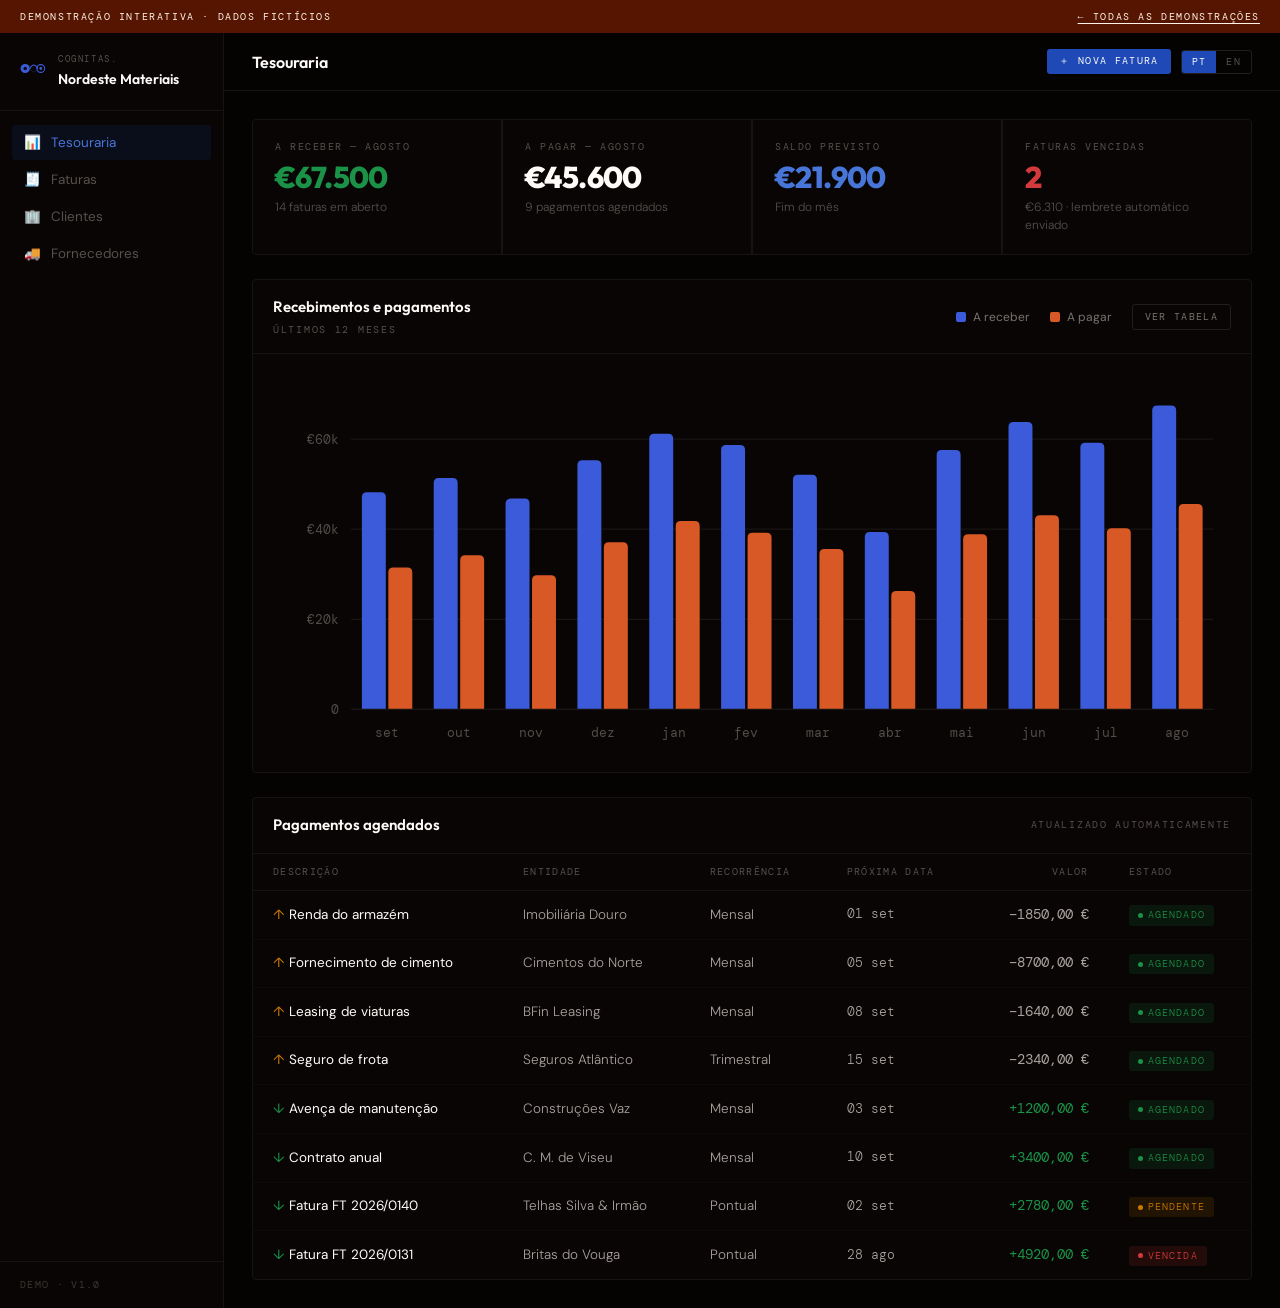
<file: faturacao/index.html>
<!DOCTYPE html>
<html lang="pt">
<head>
<meta charset="UTF-8">
<meta name="viewport" content="width=device-width, initial-scale=1.0">
<title>Faturação — Demonstração COGNITAS</title>
<meta name="description" content="Demonstração interativa: recebimentos e pagamentos agendados, emissão de faturas e comunicação à AT.">
<link rel="preconnect" href="https://fonts.googleapis.com">
<link rel="preconnect" href="https://fonts.gstatic.com" crossorigin>
<link href="https://fonts.googleapis.com/css2?family=Outfit:wght@400;500;600;700;800&family=DM+Sans:wght@300;400;500&family=DM+Mono:wght@300;400;500&display=swap" rel="stylesheet">
<style>
/* ── shared COGNITAS demo shell ──────────────────────────────
   Inlined on purpose: these pages are opened straight from disk
   as often as they are served, and Safari blocks file:// sub-
   resources that traverse up a directory. Self-contained pages
   work everywhere — served, double-clicked, or offline.
   ──────────────────────────────────────────────────────────── */
/* ══════════════════════════════════════════════════════════════
   COGNITAS — shared demo shell
   Design tokens lifted from cognitas.pt so the demos read as the
   same product family. Dark-only by design (matches the site).
   ══════════════════════════════════════════════════════════════ */

*, *::before, *::after { box-sizing: border-box; margin: 0; padding: 0; }

:root {
  --black:     oklch(10% 0.008 55);
  --dark:      oklch(12% 0.008 55);
  --dark2:     oklch(15% 0.008 55);
  --dark3:     oklch(18% 0.008 55);
  --border:    oklch(19% 0.008 55);
  --border-lt: oklch(24% 0.008 55);
  --mid:       oklch(44% 0.008 55);
  --mid-lt:    oklch(56% 0.008 55);
  --light:     oklch(72% 0.008 55);
  --white:     oklch(99% 0.004 55);

  --accent:    oklch(45% 0.18 264);
  --accent-br: oklch(58% 0.16 264);
  --accent-dim:oklch(45% 0.18 264 / 0.12);

  --ok:        oklch(58% 0.15 150);
  --warn:      oklch(65% 0.15 65);
  --bad:       oklch(58% 0.19 25);

  /* Fallbacks matter: these pages are often opened straight from disk,
     where the Google Fonts request may not resolve. */
  --f-display: 'Outfit', 'Avenir Next', 'Helvetica Neue', Arial, sans-serif;
  --f-body:    'DM Sans', -apple-system, BlinkMacSystemFont, 'Segoe UI', Roboto, sans-serif;
  --f-mono:    'DM Mono', ui-monospace, SFMono-Regular, Menlo, Consolas, monospace;
}

html { -webkit-font-smoothing: antialiased; }
body {
  font-family: var(--f-body);
  background: var(--black);
  color: var(--white);
  font-size: 14px;
  line-height: 1.5;
}

/* ── DEMO BANNER ────────────────────────────────────────────── */
.demo-banner {
  position: sticky; top: 0; z-index: 200;
  display: flex; align-items: center; justify-content: space-between;
  gap: 16px; padding: 9px 20px;
  background: oklch(30% 0.13 65); color: oklch(97% 0.02 65);
  font-family: var(--f-mono); font-size: 10px;
  letter-spacing: 0.16em; text-transform: uppercase;
}
.demo-banner a { color: inherit; text-decoration: underline; text-underline-offset: 3px; }
.demo-banner-note { opacity: 0.75; letter-spacing: 0.1em; text-transform: none; font-size: 11px; }

/* ── SHELL ──────────────────────────────────────────────────── */
.shell { display: flex; min-height: calc(100vh - 36px); }

.sidebar {
  width: 224px; flex-shrink: 0;
  background: var(--dark); border-right: 1px solid var(--border);
  display: flex; flex-direction: column;
}
.side-brand { padding: 20px; border-bottom: 1px solid var(--border); display: flex; align-items: center; gap: 12px; }
.side-brand-sup { font-family: var(--f-mono); font-size: 9px; letter-spacing: 0.18em; text-transform: uppercase; color: var(--mid); }
.side-brand-name { font-family: var(--f-display); font-size: 14px; font-weight: 600; color: var(--white); margin-top: 2px; }
.side-nav { flex: 1; padding: 14px 12px; display: flex; flex-direction: column; gap: 2px; }
.side-link {
  display: flex; align-items: center; gap: 10px;
  padding: 9px 12px; border-radius: 3px;
  font-size: 13.5px; color: var(--mid); text-decoration: none;
  cursor: pointer; transition: all 0.15s; border: none; background: none;
  font-family: var(--f-body); text-align: left; width: 100%;
}
.side-link:hover { color: var(--light); background: var(--dark2); }
.side-link.active { background: var(--accent-dim); color: var(--accent-br); }
.side-foot { padding: 16px 20px; border-top: 1px solid var(--border); font-family: var(--f-mono); font-size: 9.5px; letter-spacing: 0.14em; text-transform: uppercase; color: oklch(34% 0.008 55); }

.main { flex: 1; min-width: 0; display: flex; flex-direction: column; }
.topbar {
  height: 58px; flex-shrink: 0; padding: 0 28px;
  border-bottom: 1px solid var(--border);
  display: flex; align-items: center; justify-content: space-between; gap: 20px;
}
.topbar-title { font-family: var(--f-display); font-size: 16px; font-weight: 600; }
.topbar-actions { display: flex; align-items: center; gap: 10px; }
.content { padding: 28px; flex: 1; }

/* ── LANG TOGGLE ────────────────────────────────────────────── */
.lang-toggle { display: flex; border: 1px solid var(--border-lt); overflow: hidden; border-radius: 3px; }
.lang-btn {
  font-family: var(--f-mono); font-size: 9.5px; letter-spacing: 0.14em; text-transform: uppercase;
  padding: 5px 10px; cursor: pointer; border: none; background: none; color: var(--mid); transition: all 0.15s;
}
.lang-btn.active { background: var(--accent); color: var(--white); }

/* ── TYPO ───────────────────────────────────────────────────── */
.eyebrow { font-family: var(--f-mono); font-size: 9.5px; letter-spacing: 0.18em; text-transform: uppercase; color: var(--mid); }
.h-sec { font-family: var(--f-display); font-size: 15px; font-weight: 600; color: var(--white); }
.muted { color: var(--mid); }
.mono { font-family: var(--f-mono); }

/* ── CARD ───────────────────────────────────────────────────── */
.card { background: var(--dark); border: 1px solid var(--border); border-radius: 4px; }
.card-head {
  padding: 16px 20px; border-bottom: 1px solid var(--border);
  display: flex; align-items: center; justify-content: space-between; gap: 16px;
}
.card-body { padding: 20px; }
.card-body.flush { padding: 0; }

/* ── STATS ──────────────────────────────────────────────────── */
.stat-row { display: grid; grid-template-columns: repeat(auto-fit, minmax(180px, 1fr)); gap: 2px; background: var(--border); border: 1px solid var(--border); border-radius: 4px; overflow: hidden; margin-bottom: 24px; }
.stat { background: var(--dark); padding: 20px 22px; }
.stat-label { font-family: var(--f-mono); font-size: 9.5px; letter-spacing: 0.16em; text-transform: uppercase; color: var(--mid); }
.stat-num { font-family: var(--f-display); font-size: 30px; font-weight: 800; letter-spacing: -0.02em; margin-top: 8px; line-height: 1; }
.stat-num.accent { color: var(--accent-br); }
.stat-num.ok { color: var(--ok); }
.stat-num.bad { color: var(--bad); }
.stat-sub { font-size: 12px; color: var(--mid); margin-top: 6px; font-weight: 300; }

/* ── PILLS ──────────────────────────────────────────────────── */
.pill {
  display: inline-flex; align-items: center; gap: 5px;
  padding: 3px 9px; border-radius: 3px;
  font-family: var(--f-mono); font-size: 9.5px; letter-spacing: 0.12em; text-transform: uppercase;
  white-space: nowrap;
}
.pill::before { content: ''; width: 5px; height: 5px; border-radius: 50%; background: currentColor; flex-shrink: 0; }
.pill.mute { color: var(--mid-lt);   background: oklch(22% 0.008 55); }
.pill.info { color: var(--accent-br); background: oklch(45% 0.18 264 / 0.14); }
.pill.warn { color: var(--warn);      background: oklch(65% 0.15 65 / 0.13); }
.pill.ok   { color: var(--ok);        background: oklch(58% 0.15 150 / 0.13); }
.pill.bad  { color: var(--bad);       background: oklch(58% 0.19 25 / 0.13); }

/* ── BUTTONS ────────────────────────────────────────────────── */
.btn {
  font-family: var(--f-mono); font-size: 10px; letter-spacing: 0.14em; text-transform: uppercase;
  padding: 10px 18px; border: none; border-radius: 3px; cursor: pointer;
  transition: all 0.15s; display: inline-flex; align-items: center; justify-content: center; gap: 8px;
}
.btn:disabled { opacity: 0.45; cursor: not-allowed; }
.btn-primary { background: var(--accent); color: var(--white); }
.btn-primary:hover:not(:disabled) { background: var(--accent-br); }
.btn-ghost { background: none; color: var(--mid-lt); border: 1px solid var(--border-lt); }
.btn-ghost:hover:not(:disabled) { color: var(--white); border-color: var(--mid); }
.btn-sm { padding: 6px 12px; font-size: 9.5px; }

/* ── FORM ───────────────────────────────────────────────────── */
.field { margin-bottom: 16px; }
.field-label { font-family: var(--f-mono); font-size: 9.5px; letter-spacing: 0.14em; text-transform: uppercase; color: var(--mid); display: block; margin-bottom: 7px; }
.input, .select, .textarea {
  width: 100%; background: var(--black); border: 1px solid var(--border-lt); border-radius: 3px;
  color: var(--white); font-family: var(--f-body); font-size: 13.5px; font-weight: 300;
  padding: 10px 12px; outline: none; transition: border-color 0.15s;
}
.input:focus, .select:focus, .textarea:focus { border-color: var(--accent); }
.select { cursor: pointer; appearance: none; background-image: linear-gradient(45deg, transparent 50%, var(--mid) 50%), linear-gradient(135deg, var(--mid) 50%, transparent 50%); background-position: calc(100% - 16px) 50%, calc(100% - 11px) 50%; background-size: 5px 5px, 5px 5px; background-repeat: no-repeat; padding-right: 32px; }
.field-row { display: grid; grid-template-columns: 1fr 1fr; gap: 12px; }

/* ── TABLE ──────────────────────────────────────────────────── */
.tbl-wrap { overflow-x: auto; }
.tbl { width: 100%; border-collapse: collapse; font-size: 13.5px; }
.tbl th {
  text-align: left; padding: 11px 20px; border-bottom: 1px solid var(--border);
  font-family: var(--f-mono); font-size: 9.5px; letter-spacing: 0.14em; text-transform: uppercase;
  color: var(--mid); font-weight: 400; white-space: nowrap;
}
.tbl td { padding: 13px 20px; border-bottom: 1px solid oklch(15% 0.008 55); color: var(--light); font-weight: 300; }
.tbl tbody tr:last-child td { border-bottom: none; }
.tbl tbody tr.clickable { cursor: pointer; transition: background 0.12s; }
.tbl tbody tr.clickable:hover { background: var(--dark2); }
.tbl .num { text-align: right; font-family: var(--f-mono); font-weight: 400; color: var(--white); white-space: nowrap; }
.tbl .strong { color: var(--white); font-weight: 400; }

/* ── MODAL / DRAWER ─────────────────────────────────────────── */
.overlay {
  position: fixed; inset: 0; z-index: 300;
  background: oklch(5% 0 0 / 0.72); backdrop-filter: blur(3px);
  display: flex; align-items: center; justify-content: center; padding: 24px;
  opacity: 0; pointer-events: none; transition: opacity 0.18s;
}
.overlay.open { opacity: 1; pointer-events: auto; }
.modal {
  background: var(--dark); border: 1px solid var(--border-lt); border-radius: 5px;
  width: 100%; max-width: 620px; max-height: 88vh; overflow-y: auto;
  transform: translateY(8px) scale(0.99); transition: transform 0.18s;
}
.overlay.open .modal { transform: none; }
.modal-head { padding: 20px 24px; border-bottom: 1px solid var(--border); display: flex; align-items: center; justify-content: space-between; gap: 16px; }
.modal-title { font-family: var(--f-display); font-size: 17px; font-weight: 600; }
.modal-body { padding: 24px; }
.modal-foot { padding: 16px 24px; border-top: 1px solid var(--border); display: flex; justify-content: flex-end; gap: 10px; }
.x-btn { background: none; border: none; color: var(--mid); font-size: 20px; cursor: pointer; line-height: 1; padding: 0 4px; }
.x-btn:hover { color: var(--white); }

.drawer-wrap { position: fixed; inset: 0; z-index: 300; pointer-events: none; }
.drawer-wrap.open { pointer-events: auto; }
.drawer-scrim { position: absolute; inset: 0; background: oklch(5% 0 0 / 0.6); opacity: 0; transition: opacity 0.2s; }
.drawer-wrap.open .drawer-scrim { opacity: 1; }
.drawer {
  position: absolute; top: 0; right: 0; bottom: 0; width: 420px; max-width: 92vw;
  background: var(--dark); border-left: 1px solid var(--border-lt);
  transform: translateX(100%); transition: transform 0.24s cubic-bezier(0.4,0,0.2,1);
  display: flex; flex-direction: column;
}
.drawer-wrap.open .drawer { transform: none; }
.drawer-head { padding: 20px 24px; border-bottom: 1px solid var(--border); display: flex; align-items: flex-start; justify-content: space-between; gap: 12px; }
.drawer-body { padding: 24px; overflow-y: auto; flex: 1; }

/* ── TIMELINE ───────────────────────────────────────────────── */
.tl { position: relative; padding-left: 22px; }
.tl::before { content: ''; position: absolute; left: 4px; top: 6px; bottom: 6px; width: 1px; background: var(--border-lt); }
.tl-item { position: relative; padding-bottom: 20px; }
.tl-item:last-child { padding-bottom: 0; }
.tl-item::before { content: ''; position: absolute; left: -22px; top: 5px; width: 9px; height: 9px; border-radius: 50%; background: var(--dark); border: 1.5px solid var(--border-lt); }
.tl-item.accent::before { background: var(--accent); border-color: var(--accent); }
.tl-when { font-family: var(--f-mono); font-size: 9.5px; letter-spacing: 0.12em; text-transform: uppercase; color: var(--mid); }
.tl-what { font-size: 13.5px; color: var(--light); margin-top: 4px; font-weight: 300; }

/* ── SPINNER / TOAST ────────────────────────────────────────── */
.spinner {
  width: 13px; height: 13px; border: 1.5px solid oklch(100% 0 0 / 0.28);
  border-top-color: var(--white); border-radius: 50%; animation: spin 0.7s linear infinite;
}
@keyframes spin { to { transform: rotate(360deg); } }

.toast-stack { position: fixed; bottom: 24px; right: 24px; z-index: 400; display: flex; flex-direction: column; gap: 8px; align-items: flex-end; }
.toast {
  background: var(--dark2); border: 1px solid var(--border-lt); border-left: 2px solid var(--ok);
  border-radius: 3px; padding: 13px 18px; font-size: 13px; color: var(--light);
  box-shadow: 0 8px 28px oklch(0% 0 0 / 0.5);
  animation: toast-in 0.25s cubic-bezier(0.2,0,0.2,1);
  max-width: 340px;
}
.toast.info { border-left-color: var(--accent); }
@keyframes toast-in { from { opacity: 0; transform: translateX(16px); } }
.toast.out { opacity: 0; transform: translateX(16px); transition: all 0.25s; }

/* ── MISC ───────────────────────────────────────────────────── */
.flash { animation: flash 1.8s ease-out; }
@keyframes flash {
  0%, 30% { background: oklch(45% 0.18 264 / 0.3); box-shadow: 0 0 0 1px var(--accent); }
  100%    { background: transparent; box-shadow: none; }
}
.empty { padding: 48px 20px; text-align: center; color: var(--mid); font-size: 13px; font-weight: 300; }
.grid-2 { display: grid; grid-template-columns: 1fr 1fr; gap: 20px; align-items: start; }
/* Without this, a wide child (the calendar's 620px min-width) inflates the
   shared track instead of scrolling inside its own overflow container. */
.grid-2 > * { min-width: 0; }
.src-icon { width: 20px; height: 20px; border-radius: 3px; display: inline-flex; align-items: center; justify-content: center; font-size: 10px; flex-shrink: 0; }

@media (max-width: 1080px) {
  .grid-2 { grid-template-columns: 1fr; }
  .sidebar { display: none; }
}
</style>
<style>
  /* Series colours validated with the dataviz palette checker against
     the dark chart surface: worst adjacent ΔE 28.6 (protan), 35.3 normal. */
  .viz { --s-in: #3B5BDB; --s-out: #d95926; --grid: oklch(20% 0.008 55); position: relative; }
  .viz svg { width: 100%; height: auto; display: block; }
  .viz .grid-line { stroke: var(--grid); stroke-width: 1; }
  .viz .axis-txt { font-family: 'DM Mono', monospace; font-size: 10px; fill: oklch(42% 0.008 55); pointer-events: none; }
  .viz .grid-line { pointer-events: none; }
  .viz .hit { fill: transparent; cursor: pointer; }
  .viz .hit:hover + .hit-bg, .viz .hit-bg.on { fill: oklch(100% 0 0 / 0.035); }
  .tip {
    position: absolute; pointer-events: none; z-index: 5; opacity: 0;
    background: oklch(17% 0.008 55); border: 1px solid var(--border-lt); border-radius: 4px;
    padding: 10px 13px; font-size: 12px; white-space: nowrap;
    box-shadow: 0 6px 22px oklch(0% 0 0 / 0.55); transition: opacity 0.12s;
  }
  .tip.on { opacity: 1; }
  .tip-m { font-family: var(--f-mono); font-size: 9.5px; letter-spacing: 0.14em; text-transform: uppercase; color: var(--mid); margin-bottom: 7px; }
  .tip-r { display: flex; align-items: center; gap: 8px; margin-top: 4px; }
  .tip-sw { width: 9px; height: 9px; border-radius: 2px; flex-shrink: 0; }
  .tip-v { font-family: var(--f-mono); margin-left: auto; padding-left: 18px; color: var(--white); }
  .legend-row { display: flex; gap: 20px; align-items: center; }
  .lg { display: flex; align-items: center; gap: 7px; font-size: 12px; color: var(--mid-lt); }
  .lg-sw { width: 10px; height: 10px; border-radius: 2px; }

  /* invoice preview */
  .inv { background: var(--black); border: 1px solid var(--border-lt); border-radius: 4px; padding: 26px; }
  .inv-top { display: flex; justify-content: space-between; gap: 20px; padding-bottom: 18px; border-bottom: 1px solid var(--border); }
  .inv-no { font-family: var(--f-mono); font-size: 12px; color: var(--accent-br); }
  .inv-tbl { width: 100%; border-collapse: collapse; font-size: 12.5px; margin: 18px 0; }
  .inv-tbl th { text-align: left; font-family: var(--f-mono); font-size: 9px; letter-spacing: 0.12em; text-transform: uppercase; color: var(--mid); font-weight: 400; padding: 8px 0; border-bottom: 1px solid var(--border); }
  .inv-tbl td { padding: 9px 0; border-bottom: 1px solid oklch(14% 0.008 55); color: var(--light); font-weight: 300; }
  .inv-tbl .r { text-align: right; font-family: var(--f-mono); white-space: nowrap; }
  .inv-tot { display: grid; grid-template-columns: 1fr auto; gap: 7px 26px; font-size: 13px; margin-left: auto; width: max-content; }
  .inv-tot .lbl { color: var(--mid); }
  .inv-tot .val { font-family: var(--f-mono); text-align: right; color: var(--light); }
  .inv-tot .big { font-family: var(--f-display); font-size: 19px; font-weight: 700; color: var(--white); }
  .qr { display: grid; gap: 0; width: 88px; height: 88px; background: var(--white); padding: 5px; border-radius: 3px; }
  .qr i { display: block; }

  .line-row { display: grid; grid-template-columns: 1fr 62px 90px 26px; gap: 8px; margin-bottom: 8px; align-items: center; }
  .line-row .input { padding: 8px 10px; font-size: 12.5px; }
  .del-x { background: none; border: none; color: var(--mid); cursor: pointer; font-size: 15px; }
  .del-x:hover { color: var(--bad); }
</style>
</head>
<body>

<div class="shell">
  <aside class="sidebar">
    <div class="side-brand">
      <span id="logo"></span>
      <div>
        <div class="side-brand-sup">Cognitas.</div>
        <div class="side-brand-name">Nordeste Materiais</div>
      </div>
    </div>
    <nav class="side-nav">
      <button class="side-link active">📊 <span data-pt="Tesouraria" data-en="Cash flow">Tesouraria</span></button>
      <button class="side-link" onclick="notInDemo()">🧾 <span data-pt="Faturas" data-en="Invoices">Faturas</span></button>
      <button class="side-link" onclick="notInDemo()">🏢 <span data-pt="Clientes" data-en="Clients">Clientes</span></button>
      <button class="side-link" onclick="notInDemo()">🚚 <span data-pt="Fornecedores" data-en="Suppliers">Fornecedores</span></button>
    </nav>
    <div class="side-foot">Demo · v1.0</div>
  </aside>

  <main class="main">
    <div class="topbar">
      <div class="topbar-title" data-pt="Tesouraria" data-en="Cash flow">Tesouraria</div>
      <div class="topbar-actions">
        <button class="btn btn-primary btn-sm" onclick="newInvoice()"
                data-pt="＋ Nova fatura" data-en="＋ New invoice">＋ Nova fatura</button>
        <div class="lang-toggle" id="lang"></div>
      </div>
    </div>

    <div class="content">
      <div class="stat-row">
        <div class="stat">
          <div class="stat-label" data-pt="A receber — agosto" data-en="Incoming — august">A receber — agosto</div>
          <div class="stat-num ok">€67.500</div>
          <div class="stat-sub" data-pt="14 faturas em aberto" data-en="14 open invoices">14 faturas em aberto</div>
        </div>
        <div class="stat">
          <div class="stat-label" data-pt="A pagar — agosto" data-en="Outgoing — august">A pagar — agosto</div>
          <div class="stat-num">€45.600</div>
          <div class="stat-sub" data-pt="9 pagamentos agendados" data-en="9 scheduled payments">9 pagamentos agendados</div>
        </div>
        <div class="stat">
          <div class="stat-label" data-pt="Saldo previsto" data-en="Projected balance">Saldo previsto</div>
          <div class="stat-num accent">€21.900</div>
          <div class="stat-sub" data-pt="Fim do mês" data-en="End of month">Fim do mês</div>
        </div>
        <div class="stat">
          <div class="stat-label" data-pt="Faturas vencidas" data-en="Overdue invoices">Faturas vencidas</div>
          <div class="stat-num bad">2</div>
          <div class="stat-sub">€6.310 · <span data-pt="lembrete automático enviado" data-en="automatic reminder sent">lembrete automático enviado</span></div>
        </div>
      </div>

      <!-- ── CHART ──────────────────────────────────────────── -->
      <div class="card" style="margin-bottom:24px;">
        <div class="card-head">
          <div>
            <div class="h-sec" data-pt="Recebimentos e pagamentos" data-en="Money in and out">Recebimentos e pagamentos</div>
            <div class="eyebrow" style="margin-top:4px;" data-pt="Últimos 12 meses" data-en="Last 12 months">Últimos 12 meses</div>
          </div>
          <div style="display:flex; align-items:center; gap:20px;">
            <div class="legend-row">
              <span class="lg"><span class="lg-sw" style="background:#3B5BDB"></span><span data-pt="A receber" data-en="Incoming">A receber</span></span>
              <span class="lg"><span class="lg-sw" style="background:#d95926"></span><span data-pt="A pagar" data-en="Outgoing">A pagar</span></span>
            </div>
            <button class="btn btn-ghost btn-sm" id="tblBtn" onclick="toggleTable()"
                    data-pt="Ver tabela" data-en="View as table">Ver tabela</button>
          </div>
        </div>
        <div class="card-body">
          <div class="viz" id="viz">
            <div class="tip" id="tip"></div>
            <svg id="chart" viewBox="0 0 760 300" role="img" aria-labelledby="chartTitle">
              <title id="chartTitle" data-pt="Recebimentos e pagamentos mensais, últimos 12 meses"
                     data-en="Monthly money in and out, last 12 months"></title>
            </svg>
          </div>
          <div id="chartTable" style="display:none; margin-top:8px;"></div>
        </div>
      </div>

      <!-- ── SCHEDULED ──────────────────────────────────────── -->
      <div class="card">
        <div class="card-head">
          <div class="h-sec" data-pt="Pagamentos agendados" data-en="Scheduled payments">Pagamentos agendados</div>
          <span class="eyebrow" data-pt="Atualizado automaticamente" data-en="Updated automatically">Atualizado automaticamente</span>
        </div>
        <div class="card-body flush">
          <div class="tbl-wrap">
            <table class="tbl">
              <thead>
                <tr>
                  <th data-pt="Descrição" data-en="Description">Descrição</th>
                  <th data-pt="Entidade" data-en="Party">Entidade</th>
                  <th data-pt="Recorrência" data-en="Recurrence">Recorrência</th>
                  <th data-pt="Próxima data" data-en="Next date">Próxima data</th>
                  <th style="text-align:right;" data-pt="Valor" data-en="Amount">Valor</th>
                  <th data-pt="Estado" data-en="Status">Estado</th>
                </tr>
              </thead>
              <tbody id="schedBody"></tbody>
            </table>
          </div>
        </div>
      </div>
    </div>
  </main>
</div>

<!-- ── INVOICE MODAL ────────────────────────────────────────── -->
<div class="overlay" id="invModal">
  <div class="modal" style="max-width:660px;">
    <div class="modal-head">
      <div class="modal-title" id="invTitle" data-pt="Nova fatura" data-en="New invoice">Nova fatura</div>
      <button class="x-btn" onclick="closeEl('#invModal')">×</button>
    </div>
    <div class="modal-body" id="invBody"></div>
    <div class="modal-foot" id="invFoot"></div>
  </div>
</div>

<script>
/* ══════════════════════════════════════════════════════════════
   COGNITAS — shared demo helpers
   Bilingual toggle, toasts, modals, formatting. No backend:
   every demo is deterministic and runs entirely in the browser.
   ══════════════════════════════════════════════════════════════ */

let LANG = 'pt';

/* ── i18n ───────────────────────────────────────────────────── */
function applyLang(lang) {
  LANG = lang;
  document.documentElement.lang = lang;
  document.querySelectorAll('[data-pt]').forEach(el => {
    const txt = el.getAttribute('data-' + lang);
    if (txt == null) return;
    if (el.tagName === 'INPUT' || el.tagName === 'TEXTAREA') el.placeholder = txt;
    else el.innerHTML = txt;
  });
  document.querySelectorAll('.lang-btn').forEach(b => {
    b.classList.toggle('active', b.dataset.lang === lang);
  });
  document.dispatchEvent(new CustomEvent('langchange', { detail: lang }));
}
function t(pt, en) { return LANG === 'pt' ? pt : en; }

function mountLangToggle(host) {
  const el = typeof host === 'string' ? document.querySelector(host) : host;
  if (!el) return;
  el.innerHTML =
    '<button class="lang-btn active" data-lang="pt">PT</button>' +
    '<button class="lang-btn" data-lang="en">EN</button>';
  el.querySelectorAll('.lang-btn').forEach(b =>
    b.addEventListener('click', () => applyLang(b.dataset.lang))
  );
}

/* ── formatting ─────────────────────────────────────────────── */
const EUR = n => new Intl.NumberFormat('pt-PT', {
  style: 'currency', currency: 'EUR', minimumFractionDigits: 2
}).format(n);

const EUR0 = n => new Intl.NumberFormat('pt-PT', {
  style: 'currency', currency: 'EUR', maximumFractionDigits: 0
}).format(n);

const MONTHS_PT = ['jan','fev','mar','abr','mai','jun','jul','ago','set','out','nov','dez'];
const MONTHS_EN = ['jan','feb','mar','apr','may','jun','jul','aug','sep','oct','nov','dec'];
const DOW_PT = ['dom','seg','ter','qua','qui','sex','sáb'];
const DOW_EN = ['sun','mon','tue','wed','thu','fri','sat'];

function fmtDate(d) {
  const M = LANG === 'pt' ? MONTHS_PT : MONTHS_EN;
  return `${d.getDate()} ${M[d.getMonth()]} ${d.getFullYear()}`;
}
function fmtDateShort(d) {
  const M = LANG === 'pt' ? MONTHS_PT : MONTHS_EN;
  return `${String(d.getDate()).padStart(2, '0')} ${M[d.getMonth()]}`;
}

/* ── toasts ─────────────────────────────────────────────────── */
function toast(msg, kind = 'ok', ms = 4200) {
  let stack = document.querySelector('.toast-stack');
  if (!stack) {
    stack = document.createElement('div');
    stack.className = 'toast-stack';
    document.body.appendChild(stack);
  }
  const el = document.createElement('div');
  el.className = 'toast' + (kind === 'info' ? ' info' : '');
  el.innerHTML = msg;
  stack.appendChild(el);
  setTimeout(() => {
    el.classList.add('out');
    setTimeout(() => el.remove(), 260);
  }, ms);
}

/* ── overlays ───────────────────────────────────────────────── */
function openEl(sel)  { document.querySelector(sel)?.classList.add('open'); }
function closeEl(sel) { document.querySelector(sel)?.classList.remove('open'); }

document.addEventListener('keydown', e => {
  if (e.key === 'Escape') {
    document.querySelectorAll('.overlay.open, .drawer-wrap.open')
      .forEach(el => el.classList.remove('open'));
  }
});

/* Click the scrim (but not the panel) to dismiss. */
document.addEventListener('click', e => {
  if (e.target.classList.contains('overlay') || e.target.classList.contains('drawer-scrim')) {
    e.target.closest('.overlay, .drawer-wrap').classList.remove('open');
  }
});

/* ── fake async ─────────────────────────────────────────────── */
/* Demos are deterministic; the delay exists so the UI reads as
   real work happening rather than an instant state swap. */
function pretendWork(btn, labelHTML, ms, done) {
  const original = btn.innerHTML;
  btn.disabled = true;
  btn.innerHTML = `<span class="spinner"></span><span>${labelHTML}</span>`;
  setTimeout(() => {
    btn.disabled = false;
    btn.innerHTML = original;
    done();
  }, ms);
}

/* ── shared brand mark ──────────────────────────────────────── */
function cognitasLogo(size = 26) {
  const h = Math.round(size * 0.667);
  return `<svg width="${size}" height="${h}" viewBox="0 0 36 24" fill="none" aria-label="Cognitas">
    <circle cx="7" cy="12" r="6.5" fill="#3B5BDB"/>
    <circle cx="7" cy="12" r="2.5" fill="#0D0D0D"/>
    <path d="M13.5 12 C17 5.5 21 5.5 24.5 12" stroke="#3B5BDB" stroke-width="1.5" stroke-linecap="round" fill="none"/>
    <path d="M13.5 12 C17 18.5 21 18.5 24.5 12" stroke="#3B5BDB" stroke-width="0.8" stroke-linecap="round" fill="none" opacity="0.45"/>
    <circle cx="29" cy="12" r="5.5" stroke="#3B5BDB" stroke-width="1.5" fill="none"/>
    <circle cx="29" cy="12" r="2" fill="#3B5BDB"/>
  </svg>`;
}

/* ── demo banner ────────────────────────────────────────────── */
function mountBanner() {
  const b = document.createElement('div');
  b.className = 'demo-banner';
  b.innerHTML =
    `<span data-pt="Demonstração interativa · Dados fictícios"
           data-en="Interactive demo · Fictional data">Demonstração interativa · Dados fictícios</span>
     <a href="https://demos.cognitas.pt" data-pt="← Todas as demonstrações" data-en="← All demos">← Todas as demonstrações</a>`;
  document.body.prepend(b);
}
</script>
<script>
/* ══════════════════════════════════════════════════════════════
   Nordeste Materiais, Lda. — fictional building-materials
   distributor. Every company, NIF and figure is invented.
   ══════════════════════════════════════════════════════════════ */

const MONTHS_KEY = ['set','out','nov','dez','jan','fev','mar','abr','mai','jun','jul','ago'];
const MONTHS_KEY_EN = ['sep','oct','nov','dec','jan','feb','mar','apr','may','jun','jul','aug'];
const IN  = [48200, 51400, 46800, 55300, 61200, 58700, 52100, 39400, 57600, 63800, 59200, 67500];
const OUT = [31500, 34200, 29800, 37100, 41800, 39200, 35600, 26300, 38900, 43100, 40200, 45600];

const CLIENTS = [
  { name: 'Construções Vaz, Lda.',   nif: '507 412 883' },
  { name: 'Britas do Vouga, S.A.',   nif: '502 771 340' },
  { name: 'Telhas Silva & Irmão',    nif: '509 118 265' },
  { name: 'Câmara Municipal de Viseu', nif: '506 334 019' },
  { name: 'Obras Ribeiro, Lda.',     nif: '513 902 447' }
];

const SCHED = [
  { dPt:'Renda do armazém',       dEn:'Warehouse rent',        who:'Imobiliária Douro',   dir:'out', rPt:'Mensal',    rEn:'Monthly',    date:'01 set', v:1850, st:'ok'   },
  { dPt:'Fornecimento de cimento',dEn:'Cement supply',         who:'Cimentos do Norte',   dir:'out', rPt:'Mensal',    rEn:'Monthly',    date:'05 set', v:8700, st:'ok'   },
  { dPt:'Leasing de viaturas',    dEn:'Vehicle leasing',       who:'BFin Leasing',        dir:'out', rPt:'Mensal',    rEn:'Monthly',    date:'08 set', v:1640, st:'ok'   },
  { dPt:'Seguro de frota',        dEn:'Fleet insurance',       who:'Seguros Atlântico',   dir:'out', rPt:'Trimestral',rEn:'Quarterly',  date:'15 set', v:2340, st:'ok'   },
  { dPt:'Avença de manutenção',   dEn:'Maintenance retainer',  who:'Construções Vaz',     dir:'in',  rPt:'Mensal',    rEn:'Monthly',    date:'03 set', v:1200, st:'ok'   },
  { dPt:'Contrato anual',         dEn:'Annual contract',       who:'C. M. de Viseu',      dir:'in',  rPt:'Mensal',    rEn:'Monthly',    date:'10 set', v:3400, st:'ok'   },
  { dPt:'Fatura FT 2026/0140',    dEn:'Invoice FT 2026/0140',  who:'Telhas Silva & Irmão',dir:'in',  rPt:'Pontual',   rEn:'One-off',    date:'02 set', v:2780, st:'warn' },
  { dPt:'Fatura FT 2026/0131',    dEn:'Invoice FT 2026/0131',  who:'Britas do Vouga',     dir:'in',  rPt:'Pontual',   rEn:'One-off',    date:'28 ago', v:4920, st:'bad'  }
];

let invNo = 148, tableOpen = false;

/* ── chart ──────────────────────────────────────────────────── */
const CH = { w: 760, h: 300, l: 62, r: 14, t: 16, b: 34, max: 70000 };

function renderChart() {
  const plotW = CH.w - CH.l - CH.r, plotH = CH.h - CH.t - CH.b;
  const y = v => CH.t + plotH - (v / CH.max) * plotH;
  const groupW = plotW / 12, barW = 19, gap = 2;
  const M = LANG === 'pt' ? MONTHS_KEY : MONTHS_KEY_EN;

  /* rounded top, square base — anchored to the axis */
  const bar = (x, v, fill) => {
    const yy = y(v), h = CH.t + plotH - yy, rr = Math.min(4, h);
    /* pointer-events off: the group-wide hit rect underneath owns the hover */
    return `<path d="M${x},${yy + h} L${x},${yy + rr} Q${x},${yy} ${x + rr},${yy}
             L${x + barW - rr},${yy} Q${x + barW},${yy} ${x + barW},${yy + rr}
             L${x + barW},${yy + h} Z" fill="${fill}" pointer-events="none"/>`;
  };

  let s = '';

  /* gridlines + y labels — recessive, behind the marks */
  [0, 20000, 40000, 60000].forEach(v => {
    s += `<line class="grid-line" x1="${CH.l}" x2="${CH.w - CH.r}" y1="${y(v)}" y2="${y(v)}"/>
          <text class="axis-txt" x="${CH.l - 10}" y="${y(v) + 3.5}" text-anchor="end">${v ? '€' + v / 1000 + 'k' : '0'}</text>`;
  });

  for (let i = 0; i < 12; i++) {
    const gx = CH.l + i * groupW;
    const bx = gx + (groupW - (barW * 2 + gap)) / 2;
    s += `<rect class="hit" x="${gx}" y="${CH.t}" width="${groupW}" height="${plotH}"
                data-i="${i}" tabindex="0"/>`;
    s += `<rect class="hit-bg" id="hb${i}" x="${gx}" y="${CH.t}" width="${groupW}" height="${plotH}" fill="transparent" pointer-events="none"/>`;
    s += bar(bx, IN[i], '#3B5BDB');
    s += bar(bx + barW + gap, OUT[i], '#d95926');
    s += `<text class="axis-txt" x="${gx + groupW / 2}" y="${CH.h - 12}" text-anchor="middle">${M[i]}</text>`;
  }

  /* baseline sits above the labels */
  s += `<line class="grid-line" x1="${CH.l}" x2="${CH.w - CH.r}" y1="${y(0)}" y2="${y(0)}" stroke="oklch(28% 0.008 55)"/>`;

  const svg = document.getElementById('chart');
  svg.innerHTML = `<title id="chartTitle">${t('Recebimentos e pagamentos mensais, últimos 12 meses','Monthly money in and out, last 12 months')}</title>` + s;

  const tip = document.getElementById('tip'), viz = document.getElementById('viz');
  svg.querySelectorAll('.hit').forEach(hit => {
    const show = e => {
      const i = +hit.dataset.i;
      document.querySelectorAll('.hit-bg').forEach(b => b.classList.remove('on'));
      document.getElementById('hb' + i).classList.add('on');
      tip.innerHTML = `
        <div class="tip-m">${M[i]} ${i < 4 ? 2025 : 2026}</div>
        <div class="tip-r"><span class="tip-sw" style="background:#3B5BDB"></span>
          <span>${t('A receber','Incoming')}</span><span class="tip-v">${EUR0(IN[i])}</span></div>
        <div class="tip-r"><span class="tip-sw" style="background:#d95926"></span>
          <span>${t('A pagar','Outgoing')}</span><span class="tip-v">${EUR0(OUT[i])}</span></div>`;
      tip.classList.add('on');
      const box = viz.getBoundingClientRect();
      const px = e.clientX ? e.clientX - box.left : (i + 0.5) / 12 * box.width;
      tip.style.left = Math.min(Math.max(px + 14, 8), box.width - tip.offsetWidth - 8) + 'px';
      tip.style.top = '14px';
    };
    hit.addEventListener('mousemove', show);
    hit.addEventListener('focus', show);
    hit.addEventListener('mouseleave', () => {
      tip.classList.remove('on');
      document.querySelectorAll('.hit-bg').forEach(b => b.classList.remove('on'));
    });
  });

  /* the same numbers, reachable without a pointer */
  document.getElementById('chartTable').innerHTML = `
    <div class="tbl-wrap"><table class="tbl">
      <thead><tr>
        <th>${t('Mês','Month')}</th>
        <th style="text-align:right;">${t('A receber','Incoming')}</th>
        <th style="text-align:right;">${t('A pagar','Outgoing')}</th>
        <th style="text-align:right;">${t('Saldo','Balance')}</th>
      </tr></thead>
      <tbody>${M.map((m, i) => `<tr>
        <td class="strong">${m} ${i < 4 ? 2025 : 2026}</td>
        <td class="num">${EUR0(IN[i])}</td>
        <td class="num">${EUR0(OUT[i])}</td>
        <td class="num" style="color:${IN[i] - OUT[i] >= 0 ? 'var(--ok)' : 'var(--bad)'}">${EUR0(IN[i] - OUT[i])}</td>
      </tr>`).join('')}</tbody>
    </table></div>`;
}

function toggleTable() {
  tableOpen = !tableOpen;
  document.getElementById('chartTable').style.display = tableOpen ? 'block' : 'none';
  const b = document.getElementById('tblBtn');
  b.setAttribute('data-pt', tableOpen ? 'Ocultar tabela' : 'Ver tabela');
  b.setAttribute('data-en', tableOpen ? 'Hide table' : 'View as table');
  b.textContent = t(b.getAttribute('data-pt'), b.getAttribute('data-en'));
}

/* ── scheduled table ────────────────────────────────────────── */
function renderSched() {
  document.getElementById('schedBody').innerHTML = SCHED.map(r => {
    const stTxt = { ok: t('Agendado','Scheduled'), warn: t('Pendente','Pending'), bad: t('Vencida','Overdue') }[r.st];
    const arrow = r.dir === 'in'
      ? `<span style="color:var(--ok)">↓</span>` : `<span style="color:var(--warn)">↑</span>`;
    return `<tr>
      <td class="strong">${arrow} ${t(r.dPt, r.dEn)}</td>
      <td>${r.who}</td>
      <td>${t(r.rPt, r.rEn)}</td>
      <td class="mono" style="font-size:12.5px;">${r.date}</td>
      <td class="num" style="color:${r.dir === 'in' ? 'var(--ok)' : 'var(--light)'}">
        ${r.dir === 'in' ? '+' : '−'}${EUR(r.v)}</td>
      <td><span class="pill ${r.st}">${stTxt}</span></td>
    </tr>`;
  }).join('');
}

/* ── invoice builder ────────────────────────────────────────── */
let lines = [];

function newInvoice() {
  lines = [
    { d: t('Cimento Portland 42,5 R — saco 25 kg','Portland cement 42.5 R — 25 kg bag'), q: 240, p: 5.40 },
    { d: t('Tijolo furado 30×20×15','Hollow brick 30×20×15'), q: 1800, p: 0.62 },
    { d: t('Transporte e descarga','Delivery and unloading'), q: 1, p: 180.00 }
  ];
  document.getElementById('invTitle').textContent = t('Nova fatura','New invoice');
  renderBuilder();
  openEl('#invModal');
}

function renderBuilder() {
  document.getElementById('invBody').innerHTML = `
    <div class="field">
      <label class="field-label">${t('Cliente','Client')}</label>
      <select class="select" id="invClient">
        ${CLIENTS.map((c, i) => `<option value="${i}">${c.name} · NIF ${c.nif}</option>`).join('')}
      </select>
    </div>
    <label class="field-label" style="margin-top:20px;">${t('Linhas','Lines')}</label>
    <div class="line-row" style="margin-bottom:6px;">
      <span class="eyebrow">${t('Descrição','Description')}</span>
      <span class="eyebrow">${t('Qtd','Qty')}</span>
      <span class="eyebrow">${t('Preço un.','Unit price')}</span><span></span>
    </div>
    <div id="lineBox"></div>
    <button class="btn btn-ghost btn-sm" onclick="addLine()" style="margin-top:4px;">
      ＋ ${t('Adicionar linha','Add line')}</button>
    <div style="margin-top:24px; padding-top:18px; border-top:1px solid var(--border);">
      <div class="inv-tot" id="totals"></div>
    </div>`;

  document.getElementById('invFoot').innerHTML = `
    <button class="btn btn-ghost" onclick="closeEl('#invModal')">${t('Cancelar','Cancel')}</button>
    <button class="btn btn-primary" id="genBtn">${t('Gerar fatura','Generate invoice')}</button>`;

  document.getElementById('genBtn').addEventListener('click', function () {
    pretendWork(this, t('A gerar…','Generating…'), 1200, showInvoice);
  });

  renderLines();
}

function renderLines() {
  document.getElementById('lineBox').innerHTML = lines.map((l, i) => `
    <div class="line-row">
      <input class="input" value="${l.d}" oninput="lines[${i}].d=this.value">
      <input class="input" type="number" value="${l.q}" min="0"
             oninput="lines[${i}].q=+this.value||0; renderTotals()">
      <input class="input" type="number" value="${l.p}" min="0" step="0.01"
             oninput="lines[${i}].p=+this.value||0; renderTotals()">
      <button class="del-x" onclick="lines.splice(${i},1); renderLines(); renderTotals()">×</button>
    </div>`).join('');
  renderTotals();
}

function addLine() { lines.push({ d: '', q: 1, p: 0 }); renderLines(); }

const netOf = () => lines.reduce((s, l) => s + l.q * l.p, 0);

function renderTotals() {
  const net = netOf(), iva = net * 0.23;
  document.getElementById('totals').innerHTML = `
    <span class="lbl">${t('Subtotal','Subtotal')}</span><span class="val">${EUR(net)}</span>
    <span class="lbl">IVA 23%</span><span class="val">${EUR(iva)}</span>
    <span class="lbl big">${t('Total','Total')}</span><span class="val big">${EUR(net + iva)}</span>`;
}

/* ── generated invoice + AT submission ──────────────────────── */
function pseudoQR(seed) {
  /* Decorative stand-in for the AT QR code — deterministic, not scannable. */
  let h = 0; for (const ch of seed) h = (h * 31 + ch.charCodeAt(0)) >>> 0;
  const N = 21; let cells = '';
  for (let r = 0; r < N; r++) for (let c = 0; c < N; c++) {
    const finder = (r < 7 && c < 7) || (r < 7 && c > N - 8) || (r > N - 8 && c < 7);
    const ring = finder && (r % 6 === 0 || c % 6 === 0 || (r > 1 && r < 5 && c > 1 && c < 5));
    h = (h * 1103515245 + 12345) >>> 0;
    const on = finder ? ring : (h >>> 16) % 100 < 46;
    cells += `<i style="background:${on ? '#0D0D0D' : 'transparent'}"></i>`;
  }
  return `<div class="qr" style="grid-template-columns:repeat(${N},1fr); grid-template-rows:repeat(${N},1fr);">${cells}</div>`;
}

function showInvoice() {
  const c = CLIENTS[+document.getElementById('invClient').value];
  const net = netOf(), iva = net * 0.23, tot = net + iva;
  const no = `FT 2026/${String(invNo).padStart(4, '0')}`;
  const atcud = `CSDF7T5H-${String(invNo).padStart(4, '0')}`;

  document.getElementById('invTitle').textContent = t('Fatura gerada','Invoice generated');
  document.getElementById('invBody').innerHTML = `
    <div class="inv">
      <div class="inv-top">
        <div>
          <div style="font-family:var(--f-display); font-size:16px; font-weight:700;">Nordeste Materiais, Lda.</div>
          <div class="muted" style="font-size:11.5px; margin-top:3px;">NIF 505 227 619 · Viseu</div>
        </div>
        <div style="text-align:right;">
          <div class="inv-no">${no}</div>
          <div class="muted" style="font-size:11.5px; margin-top:3px;">09 ago 2026</div>
        </div>
      </div>

      <div style="display:flex; justify-content:space-between; gap:20px; padding:16px 0;">
        <div>
          <div class="eyebrow" style="margin-bottom:5px;">${t('Cliente','Client')}</div>
          <div style="font-size:13.5px;">${c.name}</div>
          <div class="muted" style="font-size:11.5px;">NIF ${c.nif}</div>
        </div>
        <div id="qrSlot" style="opacity:0.25;">${pseudoQR(no + c.nif)}</div>
      </div>

      <table class="inv-tbl">
        <thead><tr>
          <th>${t('Descrição','Description')}</th>
          <th class="r">${t('Qtd','Qty')}</th>
          <th class="r">${t('Preço','Price')}</th>
          <th class="r">${t('Total','Total')}</th>
        </tr></thead>
        <tbody>${lines.map(l => `<tr>
          <td>${l.d || '—'}</td><td class="r">${l.q}</td>
          <td class="r">${EUR(l.p)}</td><td class="r">${EUR(l.q * l.p)}</td>
        </tr>`).join('')}</tbody>
      </table>

      <div class="inv-tot">
        <span class="lbl">${t('Subtotal','Subtotal')}</span><span class="val">${EUR(net)}</span>
        <span class="lbl">IVA 23%</span><span class="val">${EUR(iva)}</span>
        <span class="lbl big">${t('Total','Total')}</span><span class="val big">${EUR(tot)}</span>
      </div>

      <div style="margin-top:20px; padding-top:16px; border-top:1px solid var(--border);
                  display:flex; justify-content:space-between; align-items:center; gap:14px;">
        <div>
          <div class="eyebrow">ATCUD</div>
          <div class="mono" style="font-size:12px; margin-top:4px;" id="atcud">
            <span class="muted">${t('por comunicar','not yet submitted')}</span></div>
        </div>
        <span class="pill mute" id="atPill">${t('Não comunicada','Not submitted')}</span>
      </div>
    </div>`;

  document.getElementById('invFoot').innerHTML = `
    <button class="btn btn-ghost" onclick="closeEl('#invModal')">${t('Fechar','Close')}</button>
    <button class="btn btn-ghost" onclick="toast('${t('PDF descarregado ✓','PDF downloaded ✓')}')">${t('Descarregar PDF','Download PDF')}</button>
    <button class="btn btn-primary" id="atBtn">${t('Comunicar à AT','Submit to tax authority')}</button>`;

  document.getElementById('atBtn').addEventListener('click', function () {
    pretendWork(this, t('A comunicar…','Submitting…'), 1900, () => {
      document.getElementById('atcud').innerHTML = `<b style="color:var(--white)">${atcud}</b>`;
      document.getElementById('atPill').outerHTML =
        `<span class="pill ok" id="atPill">${t('Comunicada','Submitted')}</span>`;
      document.getElementById('qrSlot').style.opacity = '1';
      this.outerHTML = `<button class="btn btn-ghost" disabled>${t('Comunicada ✓','Submitted ✓')}</button>`;
      invNo++;
      toast(`<b>${t('Fatura comunicada à AT','Invoice submitted')}</b><br>ATCUD ${atcud}`);
      setTimeout(() => toast(t('Enviada ao cliente por email ✓','Emailed to the client ✓'), 'info'), 800);
    });
  });
}

function notInDemo() {
  toast(t('Esta secção existe na versão completa — a demonstração cobre apenas a tesouraria.',
          'This section exists in the full product — the demo covers cash flow only.'), 'info');
}

/* ── boot ───────────────────────────────────────────────────── */
document.getElementById('logo').innerHTML = cognitasLogo(26);
mountBanner();
mountLangToggle('#lang');

function renderAll() { renderChart(); renderSched(); }
document.addEventListener('langchange', renderAll);
renderAll();
applyLang('pt');
window.addEventListener('resize', () => document.getElementById('tip').classList.remove('on'));
</script>
</body>
</html>
</file>
